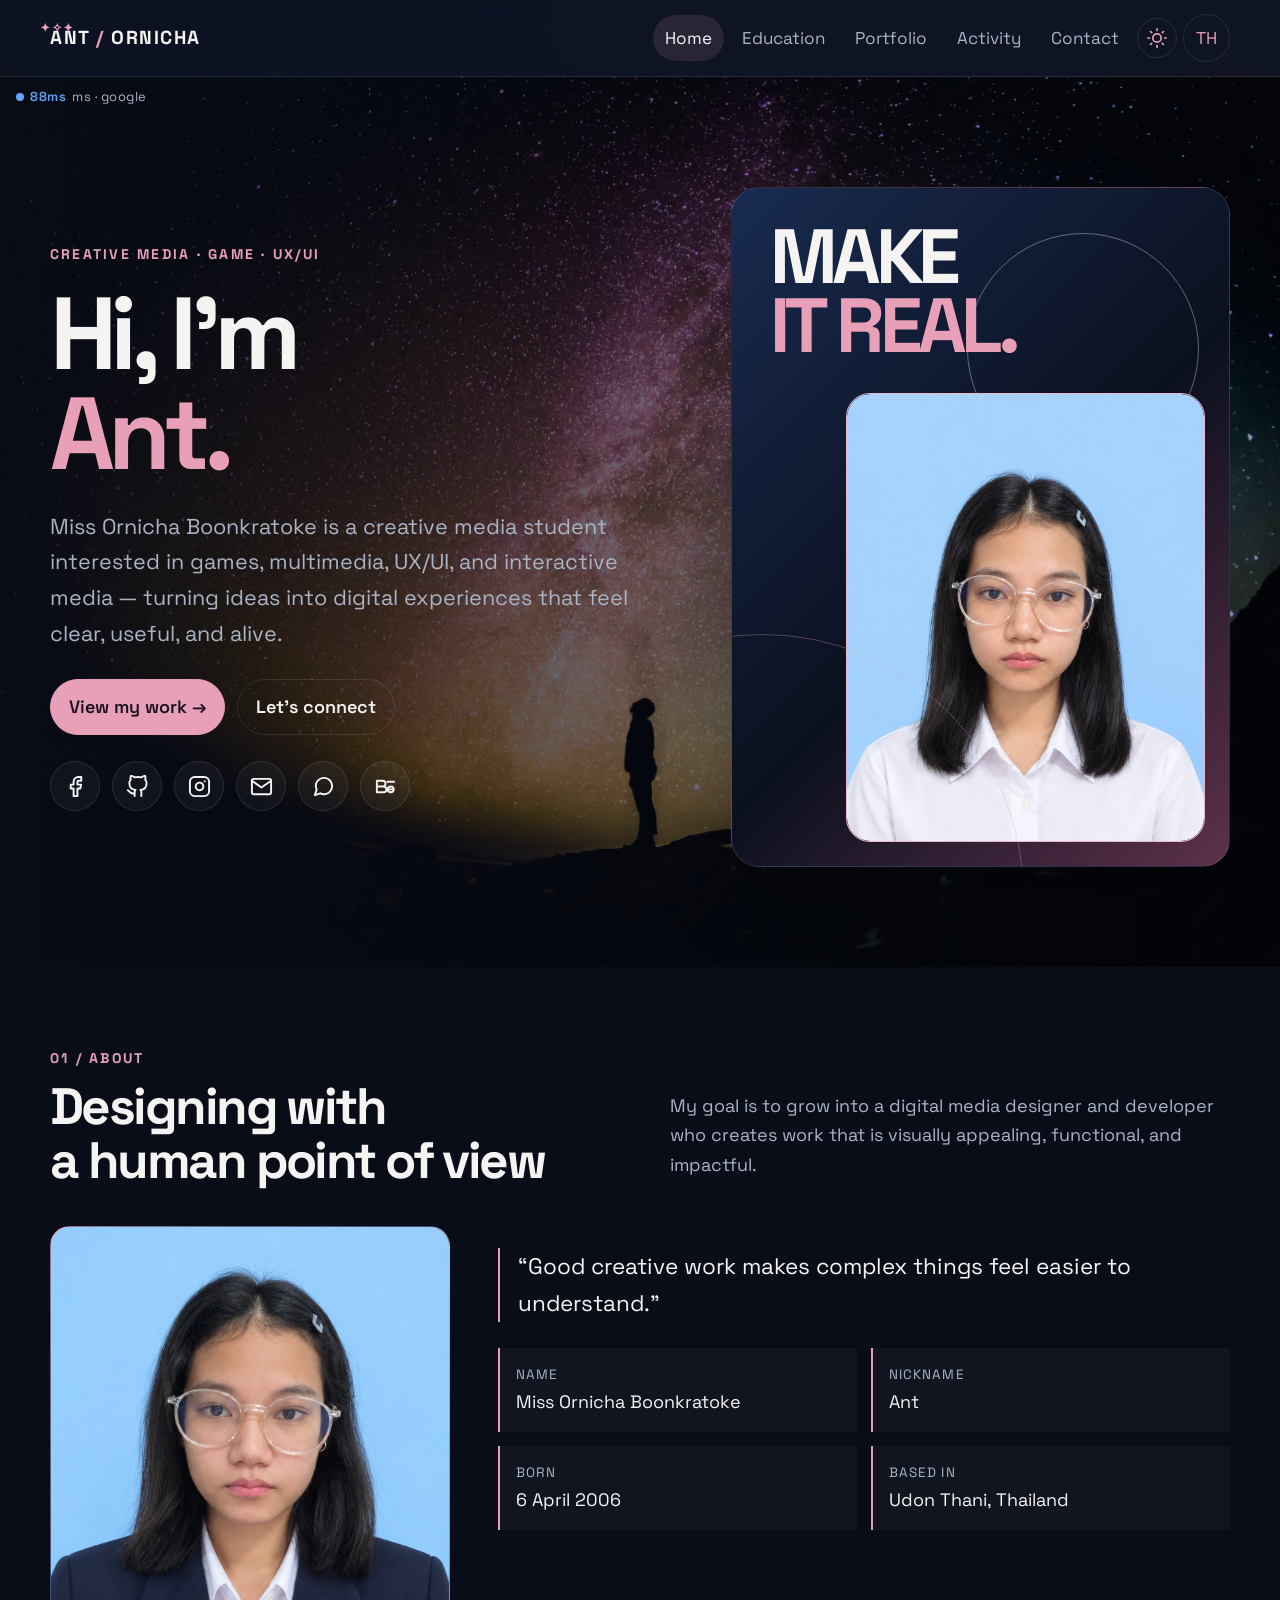
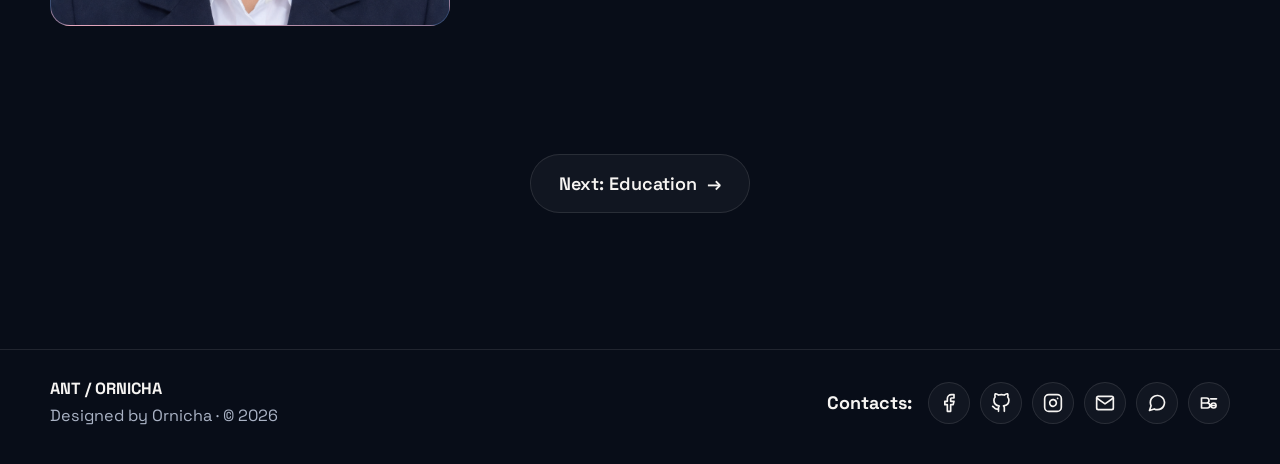
<file: en/index.html>
<!doctype html><html lang="en"><head><meta charset="utf-8"><meta name="viewport" content="width=device-width,initial-scale=1"><meta name="description" content="Portfolio of Ornicha Boonkratoke"><title>Home · Ornicha Boonkratoke</title><script>try{document.documentElement.dataset.theme=localStorage.getItem('theme')||'dark'}catch(e){document.documentElement.dataset.theme='dark'}</script><link rel="stylesheet" href="../assets/styles.css"></head><body class=""><!-- BACKGROUND PICTURE: put assets/bg.png (or bg.jpg) and it stays fixed behind EVERY page. No file = animated gradient background. --><header class="site-header"><div class="container nav-wrap"><a class="brand" href="index.html"><span class="brand-sparkles">✦✧✦</span>ANT <span>/</span> ORNICHA</a><button class="menu-btn" data-menu aria-expanded="false" aria-label="Menu">☰</button><nav class="nav" data-nav><a class="active" href="index.html">Home</a><a class="" href="education.html">Education</a><a class="" href="portfolio.html">Portfolio</a><a class="" href="activity.html">Activity</a><a class="" href="contact.html">Contact</a><button class="theme-btn" data-theme-toggle type="button" aria-label="Toggle light / dark mode" title="Light / Dark"><svg class="i-sun" viewBox="0 0 24 24" width="20" height="20" fill="none" stroke="currentColor" stroke-width="2" stroke-linecap="round" stroke-linejoin="round"><circle cx="12" cy="12" r="5"/><line x1="12" y1="1" x2="12" y2="3"/><line x1="12" y1="21" x2="12" y2="23"/><line x1="4.22" y1="4.22" x2="5.64" y2="5.64"/><line x1="18.36" y1="18.36" x2="19.78" y2="19.78"/><line x1="1" y1="12" x2="3" y2="12"/><line x1="21" y1="12" x2="23" y2="12"/><line x1="4.22" y1="19.78" x2="5.64" y2="18.36"/><line x1="18.36" y1="5.64" x2="19.78" y2="4.22"/></svg><svg class="i-moon" viewBox="0 0 24 24" width="20" height="20" fill="none" stroke="currentColor" stroke-width="2" stroke-linecap="round" stroke-linejoin="round"><path d="M21 12.79A9 9 0 1 1 11.21 3 7 7 0 0 0 21 12.79z"/></svg></button><a class="language" href="../th/index.html">TH</a></nav></div></header>
<!-- Ping widget (top-left, fixed) -->
<div id="ping-widget"><div id="ping-dot"></div><span id="ping-val">—</span><span id="ping-label">ms · google</span></div>
<main><!-- COVER PICTURE: big picture behind this first section = assets/cover.png (or cover.jpg) -->
<section class="hero" data-cover><div class="container hero-grid"><div class="reveal"><div class="eyebrow">Creative media · Game · UX/UI</div><h1>Hi, I’m<br><em>Ant.</em></h1><p class="lead">Miss Ornicha Boonkratoke is a creative media student interested in games, multimedia, UX/UI, and interactive media — turning ideas into digital experiences that feel clear, useful, and alive.</p><div class="actions"><a class="btn btn-primary" href="portfolio.html">View my work →</a><a class="btn" href="contact.html">Let’s connect</a></div><div class="social-row"><a class="icon-btn" data-social="facebook" href="https://facebook.com/ant_ornicha" target="_blank" rel="noreferrer" aria-label="Facebook" title="Facebook"><svg viewBox="0 0 24 24" width="22" height="22" fill="none" stroke="currentColor" stroke-width="2" stroke-linecap="round" stroke-linejoin="round" aria-hidden="true"><path d="M18 2h-3a5 5 0 0 0-5 5v3H7v4h3v8h4v-8h3l1-4h-4V7a1 1 0 0 1 1-1h3z"/></svg></a><a class="icon-btn" data-social="github" href="https://github.com/antornicha" target="_blank" rel="noreferrer" aria-label="GitHub" title="GitHub"><svg viewBox="0 0 24 24" width="22" height="22" fill="none" stroke="currentColor" stroke-width="2" stroke-linecap="round" stroke-linejoin="round" aria-hidden="true"><path d="M9 19c-5 1.5-5-2.5-7-3m14 6v-3.87a3.37 3.37 0 0 0-.94-2.61c3.14-.35 6.44-1.54 6.44-7A5.44 5.44 0 0 0 20 4.77 5.07 5.07 0 0 0 19.91 1S18.73.65 16 2.48a13.38 13.38 0 0 0-7 0C6.27.65 5.09 1 5.09 1A5.07 5.07 0 0 0 5 4.77a5.44 5.44 0 0 0-1.5 3.78c0 5.42 3.3 6.61 6.44 7A3.37 3.37 0 0 0 9 18.13V22"/></svg></a><a class="icon-btn" data-social="instagram" href="https://instagram.com/antornicha" target="_blank" rel="noreferrer" aria-label="Instagram" title="Instagram"><svg viewBox="0 0 24 24" width="22" height="22" fill="none" stroke="currentColor" stroke-width="2" stroke-linecap="round" stroke-linejoin="round" aria-hidden="true"><rect x="2" y="2" width="20" height="20" rx="5" ry="5"/><path d="M16 11.37A4 4 0 1 1 12.63 8 4 4 0 0 1 16 11.37z"/><line x1="17.5" y1="6.5" x2="17.51" y2="6.5"/></svg></a><a class="icon-btn" data-social="email" href="mailto:antornicha@gmail.com" target="_blank" rel="noreferrer" aria-label="Email" title="Email"><svg viewBox="0 0 24 24" width="22" height="22" fill="none" stroke="currentColor" stroke-width="2" stroke-linecap="round" stroke-linejoin="round" aria-hidden="true"><path d="M4 4h16c1.1 0 2 .9 2 2v12c0 1.1-.9 2-2 2H4c-1.1 0-2-.9-2-2V6c0-1.1.9-2 2-2z"/><polyline points="22,6 12,13 2,6"/></svg></a><a class="icon-btn" data-social="line" href="https://line.me/ti/p/~antaugust2" target="_blank" rel="noreferrer" aria-label="LINE" title="LINE"><svg viewBox="0 0 24 24" width="22" height="22" fill="none" stroke="currentColor" stroke-width="2" stroke-linecap="round" stroke-linejoin="round" aria-hidden="true"><path d="M21 11.5a8.38 8.38 0 0 1-.9 3.8 8.5 8.5 0 0 1-7.6 4.7 8.38 8.38 0 0 1-3.8-.9L3 21l1.9-5.7a8.38 8.38 0 0 1-.9-3.8 8.5 8.5 0 0 1 4.7-7.6 8.38 8.38 0 0 1 3.8-.9h.5a8.48 8.48 0 0 1 8 8v.5z"/></svg></a><a class="icon-btn" data-social="behance" href="https://behance.net/antornicha" target="_blank" rel="noreferrer" aria-label="Behance" title="Behance"><svg viewBox="0 0 24 24" width="22" height="22" fill="none" stroke="currentColor" stroke-width="2" stroke-linecap="round" stroke-linejoin="round" aria-hidden="true"><path d="M3 6h6a3 3 0 0 1 0 6H3zM3 12h7a3 3 0 0 1 0 6H3zM3 6v12M14 7h7M14.5 15a3 3 0 0 0 6 0 3 3 0 1 0-6 0 3 3 0 0 0 6 0zm0 0h6"/></svg></a></div></div><div class="hero-art reveal"><!-- PROFILE PICTURE (first page box): assets/profile.png (or profile.jpg) -->
<div class="profile-frame"><img data-profile src="../assets/profile.png" alt="Ornicha profile placeholder"></div><div class="cover-label">MAKE<br><span>IT REAL.</span></div></div></div></section><section class="section"><div class="container"><div class="section-head reveal"><div><div class="eyebrow">01 / About</div><h2>Designing with<br>a human point of view</h2></div><p class="section-intro">My goal is to grow into a digital media designer and developer who creates work that is visually appealing, functional, and impactful.</p></div><div class="profile-layout reveal"><!-- PROFILE PICTURE 2 (under "Designing with a human point of view"): assets/profile2.png (or profile2.jpg). Falls back to the main profile picture if missing. -->
<img class="portrait" data-img="assets/profile2" data-keep src="../assets/profile.png" alt="Profile image placeholder"><div><p class="quote">“Good creative work makes complex things feel easier to understand.”</p><div class="facts"><div class="fact"><small>Name</small>Miss Ornicha Boonkratoke</div><div class="fact"><small>Nickname</small>Ant</div><div class="fact"><small>Born</small>6 April 2006</div><div class="fact"><small>Based in</small>Udon Thani, Thailand</div></div></div></div></div></section>
<!-- Next-page button -->
<div class="next-page-btn reveal">
  <a href="education.html">Next: Education &nbsp;→</a>
</div>
</main><!-- CONTACTS (footer on every page): icon links are set in assets/content.js under "socials" -->
<footer class="site-footer"><div class="container footer-inner"><div><strong>ANT / ORNICHA</strong><br><span>Designed by Ornicha · © <span data-year>2026</span></span></div><div class="footer-social"><strong class="footer-label">Contacts:</strong><a class="icon-btn sm" data-social="facebook" href="https://facebook.com/ant_ornicha" target="_blank" rel="noreferrer" aria-label="Facebook" title="Facebook"><svg viewBox="0 0 24 24" width="20" height="20" fill="none" stroke="currentColor" stroke-width="2" stroke-linecap="round" stroke-linejoin="round" aria-hidden="true"><path d="M18 2h-3a5 5 0 0 0-5 5v3H7v4h3v8h4v-8h3l1-4h-4V7a1 1 0 0 1 1-1h3z"/></svg></a><a class="icon-btn sm" data-social="github" href="https://github.com/antornicha" target="_blank" rel="noreferrer" aria-label="GitHub" title="GitHub"><svg viewBox="0 0 24 24" width="20" height="20" fill="none" stroke="currentColor" stroke-width="2" stroke-linecap="round" stroke-linejoin="round" aria-hidden="true"><path d="M9 19c-5 1.5-5-2.5-7-3m14 6v-3.87a3.37 3.37 0 0 0-.94-2.61c3.14-.35 6.44-1.54 6.44-7A5.44 5.44 0 0 0 20 4.77 5.07 5.07 0 0 0 19.91 1S18.73.65 16 2.48a13.38 13.38 0 0 0-7 0C6.27.65 5.09 1 5.09 1A5.07 5.07 0 0 0 5 4.77a5.44 5.44 0 0 0-1.5 3.78c0 5.42 3.3 6.61 6.44 7A3.37 3.37 0 0 0 9 18.13V22"/></svg></a><a class="icon-btn sm" data-social="instagram" href="https://instagram.com/antornicha" target="_blank" rel="noreferrer" aria-label="Instagram" title="Instagram"><svg viewBox="0 0 24 24" width="20" height="20" fill="none" stroke="currentColor" stroke-width="2" stroke-linecap="round" stroke-linejoin="round" aria-hidden="true"><rect x="2" y="2" width="20" height="20" rx="5" ry="5"/><path d="M16 11.37A4 4 0 1 1 12.63 8 4 4 0 0 1 16 11.37z"/><line x1="17.5" y1="6.5" x2="17.51" y2="6.5"/></svg></a><a class="icon-btn sm" data-social="email" href="mailto:antornicha@gmail.com" target="_blank" rel="noreferrer" aria-label="Email" title="Email"><svg viewBox="0 0 24 24" width="20" height="20" fill="none" stroke="currentColor" stroke-width="2" stroke-linecap="round" stroke-linejoin="round" aria-hidden="true"><path d="M4 4h16c1.1 0 2 .9 2 2v12c0 1.1-.9 2-2 2H4c-1.1 0-2-.9-2-2V6c0-1.1.9-2 2-2z"/><polyline points="22,6 12,13 2,6"/></svg></a><a class="icon-btn sm" data-social="line" href="https://line.me/ti/p/~antaugust2" target="_blank" rel="noreferrer" aria-label="LINE" title="LINE"><svg viewBox="0 0 24 24" width="20" height="20" fill="none" stroke="currentColor" stroke-width="2" stroke-linecap="round" stroke-linejoin="round" aria-hidden="true"><path d="M21 11.5a8.38 8.38 0 0 1-.9 3.8 8.5 8.5 0 0 1-7.6 4.7 8.38 8.38 0 0 1-3.8-.9L3 21l1.9-5.7a8.38 8.38 0 0 1-.9-3.8 8.5 8.5 0 0 1 4.7-7.6 8.38 8.38 0 0 1 3.8-.9h.5a8.48 8.48 0 0 1 8 8v.5z"/></svg></a><a class="icon-btn sm" data-social="behance" href="https://behance.net/antornicha" target="_blank" rel="noreferrer" aria-label="Behance" title="Behance"><svg viewBox="0 0 24 24" width="20" height="20" fill="none" stroke="currentColor" stroke-width="2" stroke-linecap="round" stroke-linejoin="round" aria-hidden="true"><path d="M3 6h6a3 3 0 0 1 0 6H3zM3 12h7a3 3 0 0 1 0 6H3zM3 6v12M14 7h7M14.5 15a3 3 0 0 0 6 0 3 3 0 1 0-6 0 3 3 0 0 0 6 0zm0 0h6"/></svg></a></div></div></footer><script src="../assets/content.js"></script><script src="../assets/site.js"></script><script src="../assets/ping.js"></script></body></html>
</file>
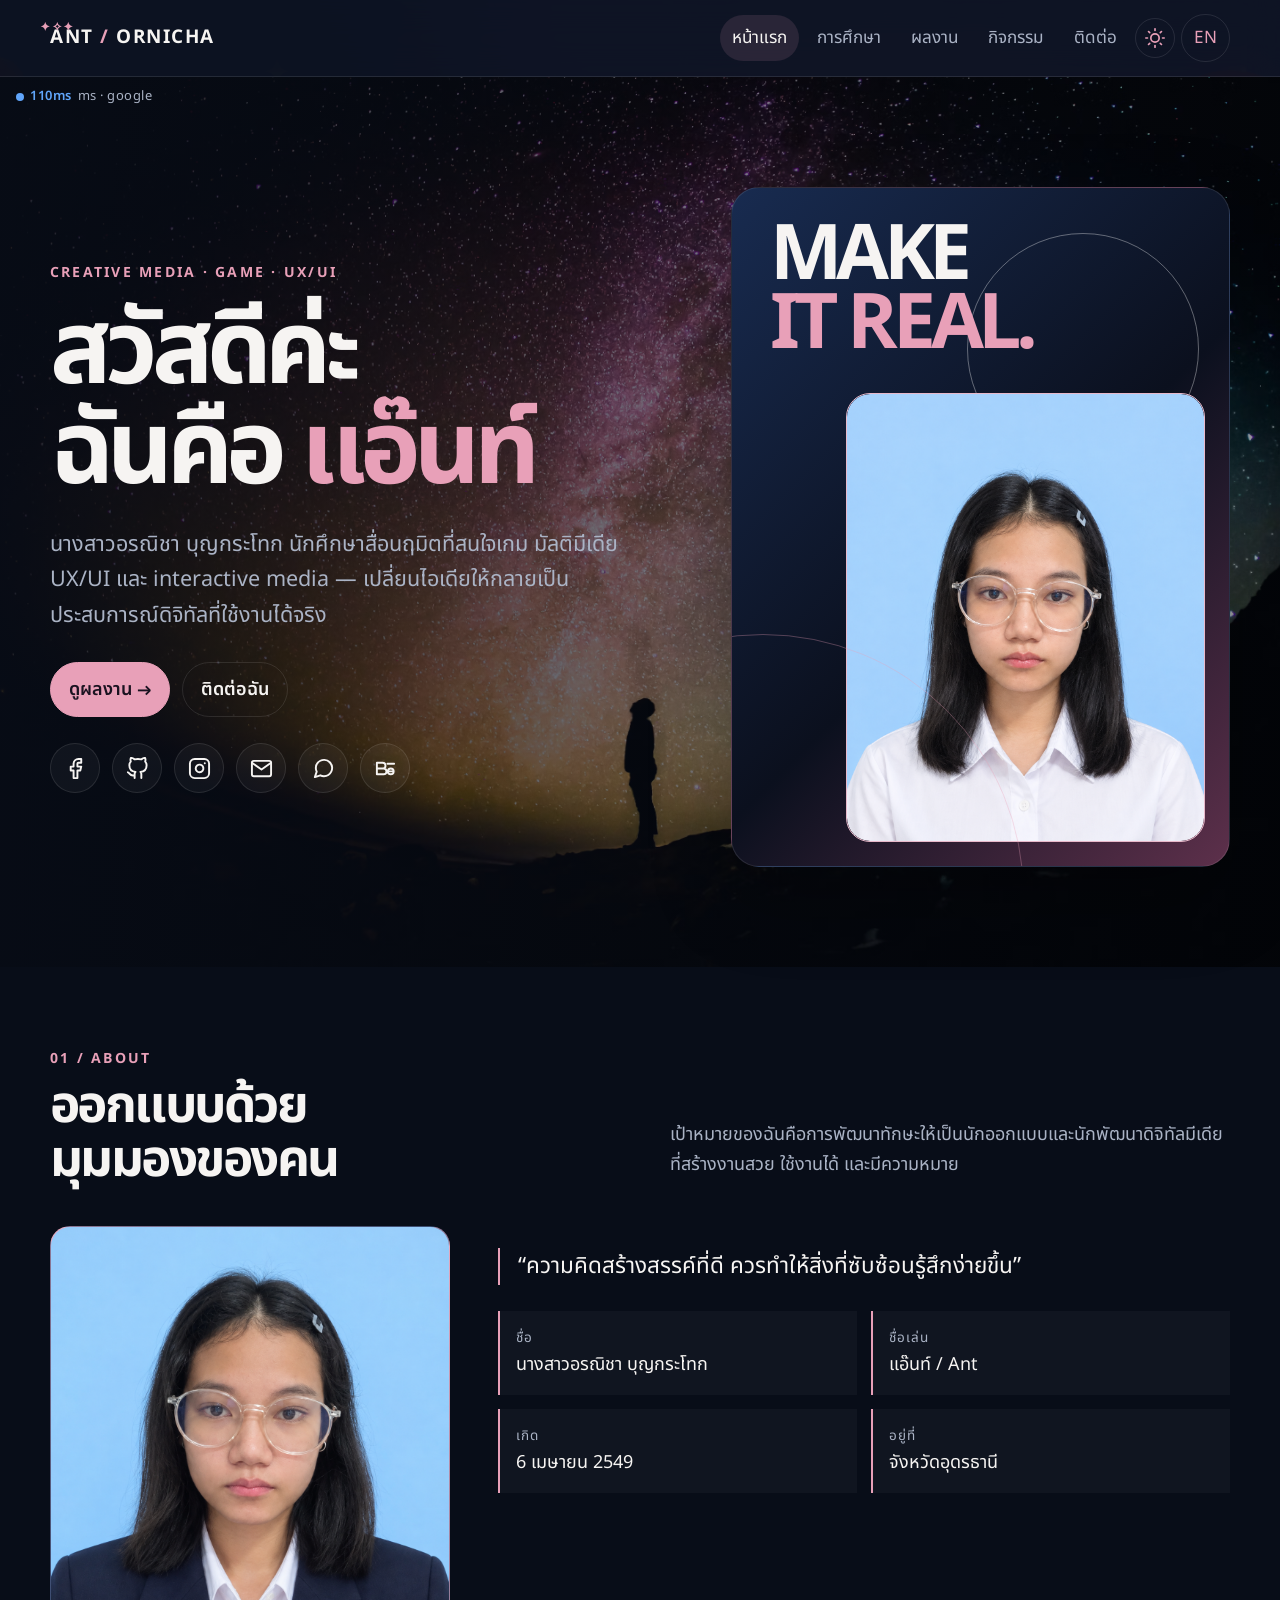
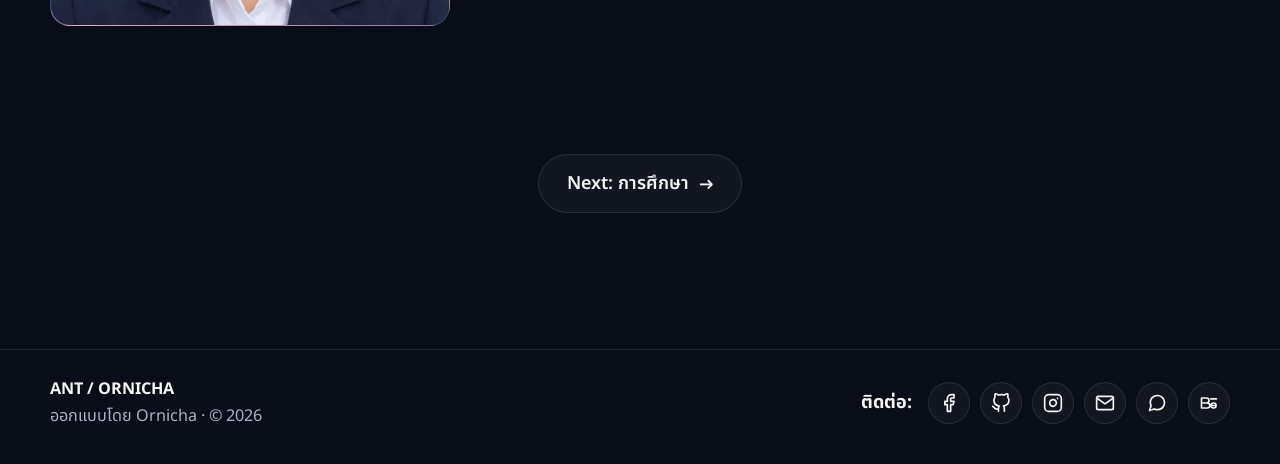
<file: th/index.html>
<!doctype html><html lang="th"><head><meta charset="utf-8"><meta name="viewport" content="width=device-width,initial-scale=1"><meta name="description" content="พอร์ตโฟลิโอของอรณิชา บุญกระโทก"><title>หน้าแรก · Ornicha Boonkratoke</title><script>try{document.documentElement.dataset.theme=localStorage.getItem('theme')||'dark'}catch(e){document.documentElement.dataset.theme='dark'}</script><link rel="stylesheet" href="../assets/styles.css"></head><body class="thai"><!-- BACKGROUND PICTURE: put assets/bg.png (or bg.jpg) and it stays fixed behind EVERY page. No file = animated gradient background. --><header class="site-header"><div class="container nav-wrap"><a class="brand" href="index.html"><span class="brand-sparkles">✦✧✦</span>ANT <span>/</span> ORNICHA</a><button class="menu-btn" data-menu aria-expanded="false" aria-label="Menu">☰</button><nav class="nav" data-nav><a class="active" href="index.html">หน้าแรก</a><a class="" href="education.html">การศึกษา</a><a class="" href="portfolio.html">ผลงาน</a><a class="" href="activity.html">กิจกรรม</a><a class="" href="contact.html">ติดต่อ</a><button class="theme-btn" data-theme-toggle type="button" aria-label="Toggle light / dark mode" title="Light / Dark"><svg class="i-sun" viewBox="0 0 24 24" width="20" height="20" fill="none" stroke="currentColor" stroke-width="2" stroke-linecap="round" stroke-linejoin="round"><circle cx="12" cy="12" r="5"/><line x1="12" y1="1" x2="12" y2="3"/><line x1="12" y1="21" x2="12" y2="23"/><line x1="4.22" y1="4.22" x2="5.64" y2="5.64"/><line x1="18.36" y1="18.36" x2="19.78" y2="19.78"/><line x1="1" y1="12" x2="3" y2="12"/><line x1="21" y1="12" x2="23" y2="12"/><line x1="4.22" y1="19.78" x2="5.64" y2="18.36"/><line x1="18.36" y1="5.64" x2="19.78" y2="4.22"/></svg><svg class="i-moon" viewBox="0 0 24 24" width="20" height="20" fill="none" stroke="currentColor" stroke-width="2" stroke-linecap="round" stroke-linejoin="round"><path d="M21 12.79A9 9 0 1 1 11.21 3 7 7 0 0 0 21 12.79z"/></svg></button><a class="language" href="../en/index.html">EN</a></nav></div></header>
<div id="ping-widget"><div id="ping-dot"></div><span id="ping-val">—</span><span id="ping-label">ms · google</span></div>
<main><!-- COVER PICTURE: big picture behind this first section = assets/cover.png (or cover.jpg) -->
<section class="hero" data-cover><div class="container hero-grid"><div class="reveal"><div class="eyebrow">Creative media · Game · UX/UI</div><h1>สวัสดีค่ะ<br>ฉันคือ <em>แอ๊นท์</em></h1><p class="lead">นางสาวอรณิชา บุญกระโทก นักศึกษาสื่อนฤมิตที่สนใจเกม มัลติมีเดีย UX/UI และ interactive media — เปลี่ยนไอเดียให้กลายเป็นประสบการณ์ดิจิทัลที่ใช้งานได้จริง</p><div class="actions"><a class="btn btn-primary" href="portfolio.html">ดูผลงาน →</a><a class="btn" href="contact.html">ติดต่อฉัน</a></div><div class="social-row"><a class="icon-btn" data-social="facebook" href="https://facebook.com/ant_ornicha" target="_blank" rel="noreferrer" aria-label="Facebook" title="Facebook"><svg viewBox="0 0 24 24" width="22" height="22" fill="none" stroke="currentColor" stroke-width="2" stroke-linecap="round" stroke-linejoin="round" aria-hidden="true"><path d="M18 2h-3a5 5 0 0 0-5 5v3H7v4h3v8h4v-8h3l1-4h-4V7a1 1 0 0 1 1-1h3z"/></svg></a><a class="icon-btn" data-social="github" href="https://github.com/antornicha" target="_blank" rel="noreferrer" aria-label="GitHub" title="GitHub"><svg viewBox="0 0 24 24" width="22" height="22" fill="none" stroke="currentColor" stroke-width="2" stroke-linecap="round" stroke-linejoin="round" aria-hidden="true"><path d="M9 19c-5 1.5-5-2.5-7-3m14 6v-3.87a3.37 3.37 0 0 0-.94-2.61c3.14-.35 6.44-1.54 6.44-7A5.44 5.44 0 0 0 20 4.77 5.07 5.07 0 0 0 19.91 1S18.73.65 16 2.48a13.38 13.38 0 0 0-7 0C6.27.65 5.09 1 5.09 1A5.07 5.07 0 0 0 5 4.77a5.44 5.44 0 0 0-1.5 3.78c0 5.42 3.3 6.61 6.44 7A3.37 3.37 0 0 0 9 18.13V22"/></svg></a><a class="icon-btn" data-social="instagram" href="https://instagram.com/antornicha" target="_blank" rel="noreferrer" aria-label="Instagram" title="Instagram"><svg viewBox="0 0 24 24" width="22" height="22" fill="none" stroke="currentColor" stroke-width="2" stroke-linecap="round" stroke-linejoin="round" aria-hidden="true"><rect x="2" y="2" width="20" height="20" rx="5" ry="5"/><path d="M16 11.37A4 4 0 1 1 12.63 8 4 4 0 0 1 16 11.37z"/><line x1="17.5" y1="6.5" x2="17.51" y2="6.5"/></svg></a><a class="icon-btn" data-social="email" href="mailto:antornicha@gmail.com" target="_blank" rel="noreferrer" aria-label="Email" title="Email"><svg viewBox="0 0 24 24" width="22" height="22" fill="none" stroke="currentColor" stroke-width="2" stroke-linecap="round" stroke-linejoin="round" aria-hidden="true"><path d="M4 4h16c1.1 0 2 .9 2 2v12c0 1.1-.9 2-2 2H4c-1.1 0-2-.9-2-2V6c0-1.1.9-2 2-2z"/><polyline points="22,6 12,13 2,6"/></svg></a><a class="icon-btn" data-social="line" href="https://line.me/ti/p/~antaugust2" target="_blank" rel="noreferrer" aria-label="LINE" title="LINE"><svg viewBox="0 0 24 24" width="22" height="22" fill="none" stroke="currentColor" stroke-width="2" stroke-linecap="round" stroke-linejoin="round" aria-hidden="true"><path d="M21 11.5a8.38 8.38 0 0 1-.9 3.8 8.5 8.5 0 0 1-7.6 4.7 8.38 8.38 0 0 1-3.8-.9L3 21l1.9-5.7a8.38 8.38 0 0 1-.9-3.8 8.5 8.5 0 0 1 4.7-7.6 8.38 8.38 0 0 1 3.8-.9h.5a8.48 8.48 0 0 1 8 8v.5z"/></svg></a><a class="icon-btn" data-social="behance" href="https://behance.net/antornicha" target="_blank" rel="noreferrer" aria-label="Behance" title="Behance"><svg viewBox="0 0 24 24" width="22" height="22" fill="none" stroke="currentColor" stroke-width="2" stroke-linecap="round" stroke-linejoin="round" aria-hidden="true"><path d="M3 6h6a3 3 0 0 1 0 6H3zM3 12h7a3 3 0 0 1 0 6H3zM3 6v12M14 7h7M14.5 15a3 3 0 0 0 6 0 3 3 0 1 0-6 0 3 3 0 0 0 6 0zm0 0h6"/></svg></a></div></div><div class="hero-art reveal"><!-- PROFILE PICTURE (first page box): assets/profile.png (or profile.jpg) -->
<div class="profile-frame"><img data-profile src="../assets/profile.png" alt="รูปโปรไฟล์ของอรณิชา"></div><div class="cover-label">MAKE<br><span>IT REAL.</span></div></div></div></section><section class="section"><div class="container"><div class="section-head reveal"><div><div class="eyebrow">01 / About</div><h2>ออกแบบด้วย<br>มุมมองของคน</h2></div><p class="section-intro">เป้าหมายของฉันคือการพัฒนาทักษะให้เป็นนักออกแบบและนักพัฒนาดิจิทัลมีเดียที่สร้างงานสวย ใช้งานได้ และมีความหมาย</p></div><div class="profile-layout reveal"><!-- PROFILE PICTURE 2 (under "Designing with a human point of view"): assets/profile2.png (or profile2.jpg). Falls back to the main profile picture if missing. -->
<img class="portrait" data-img="assets/profile2" data-keep src="../assets/profile.png" alt="พื้นที่ใส่รูปโปรไฟล์"><div><p class="quote">“ความคิดสร้างสรรค์ที่ดี ควรทำให้สิ่งที่ซับซ้อนรู้สึกง่ายขึ้น”</p><div class="facts"><div class="fact"><small>ชื่อ</small>นางสาวอรณิชา บุญกระโทก</div><div class="fact"><small>ชื่อเล่น</small>แอ๊นท์ / Ant</div><div class="fact"><small>เกิด</small>6 เมษายน 2549</div><div class="fact"><small>อยู่ที่</small>จังหวัดอุดรธานี</div></div></div></div></div></section>
<div class="next-page-btn reveal"><a href="education.html">Next: การศึกษา &nbsp;→</a></div>
</main><!-- CONTACTS (footer on every page): icon links are set in assets/content.js under "socials" -->
<footer class="site-footer"><div class="container footer-inner"><div><strong>ANT / ORNICHA</strong><br><span>ออกแบบโดย Ornicha · © <span data-year>2026</span></span></div><div class="footer-social"><strong class="footer-label">ติดต่อ:</strong><a class="icon-btn sm" data-social="facebook" href="https://facebook.com/ant_ornicha" target="_blank" rel="noreferrer" aria-label="Facebook" title="Facebook"><svg viewBox="0 0 24 24" width="20" height="20" fill="none" stroke="currentColor" stroke-width="2" stroke-linecap="round" stroke-linejoin="round" aria-hidden="true"><path d="M18 2h-3a5 5 0 0 0-5 5v3H7v4h3v8h4v-8h3l1-4h-4V7a1 1 0 0 1 1-1h3z"/></svg></a><a class="icon-btn sm" data-social="github" href="https://github.com/antornicha" target="_blank" rel="noreferrer" aria-label="GitHub" title="GitHub"><svg viewBox="0 0 24 24" width="20" height="20" fill="none" stroke="currentColor" stroke-width="2" stroke-linecap="round" stroke-linejoin="round" aria-hidden="true"><path d="M9 19c-5 1.5-5-2.5-7-3m14 6v-3.87a3.37 3.37 0 0 0-.94-2.61c3.14-.35 6.44-1.54 6.44-7A5.44 5.44 0 0 0 20 4.77 5.07 5.07 0 0 0 19.91 1S18.73.65 16 2.48a13.38 13.38 0 0 0-7 0C6.27.65 5.09 1 5.09 1A5.07 5.07 0 0 0 5 4.77a5.44 5.44 0 0 0-1.5 3.78c0 5.42 3.3 6.61 6.44 7A3.37 3.37 0 0 0 9 18.13V22"/></svg></a><a class="icon-btn sm" data-social="instagram" href="https://instagram.com/antornicha" target="_blank" rel="noreferrer" aria-label="Instagram" title="Instagram"><svg viewBox="0 0 24 24" width="20" height="20" fill="none" stroke="currentColor" stroke-width="2" stroke-linecap="round" stroke-linejoin="round" aria-hidden="true"><rect x="2" y="2" width="20" height="20" rx="5" ry="5"/><path d="M16 11.37A4 4 0 1 1 12.63 8 4 4 0 0 1 16 11.37z"/><line x1="17.5" y1="6.5" x2="17.51" y2="6.5"/></svg></a><a class="icon-btn sm" data-social="email" href="mailto:antornicha@gmail.com" target="_blank" rel="noreferrer" aria-label="Email" title="Email"><svg viewBox="0 0 24 24" width="20" height="20" fill="none" stroke="currentColor" stroke-width="2" stroke-linecap="round" stroke-linejoin="round" aria-hidden="true"><path d="M4 4h16c1.1 0 2 .9 2 2v12c0 1.1-.9 2-2 2H4c-1.1 0-2-.9-2-2V6c0-1.1.9-2 2-2z"/><polyline points="22,6 12,13 2,6"/></svg></a><a class="icon-btn sm" data-social="line" href="https://line.me/ti/p/~antaugust2" target="_blank" rel="noreferrer" aria-label="LINE" title="LINE"><svg viewBox="0 0 24 24" width="20" height="20" fill="none" stroke="currentColor" stroke-width="2" stroke-linecap="round" stroke-linejoin="round" aria-hidden="true"><path d="M21 11.5a8.38 8.38 0 0 1-.9 3.8 8.5 8.5 0 0 1-7.6 4.7 8.38 8.38 0 0 1-3.8-.9L3 21l1.9-5.7a8.38 8.38 0 0 1-.9-3.8 8.5 8.5 0 0 1 4.7-7.6 8.38 8.38 0 0 1 3.8-.9h.5a8.48 8.48 0 0 1 8 8v.5z"/></svg></a><a class="icon-btn sm" data-social="behance" href="https://behance.net/antornicha" target="_blank" rel="noreferrer" aria-label="Behance" title="Behance"><svg viewBox="0 0 24 24" width="20" height="20" fill="none" stroke="currentColor" stroke-width="2" stroke-linecap="round" stroke-linejoin="round" aria-hidden="true"><path d="M3 6h6a3 3 0 0 1 0 6H3zM3 12h7a3 3 0 0 1 0 6H3zM3 6v12M14 7h7M14.5 15a3 3 0 0 0 6 0 3 3 0 1 0-6 0 3 3 0 0 0 6 0zm0 0h6"/></svg></a></div></div></footer><script src="../assets/content.js"></script><script src="../assets/site.js"></script><script src="../assets/ping.js"></script></body></html>
</file>
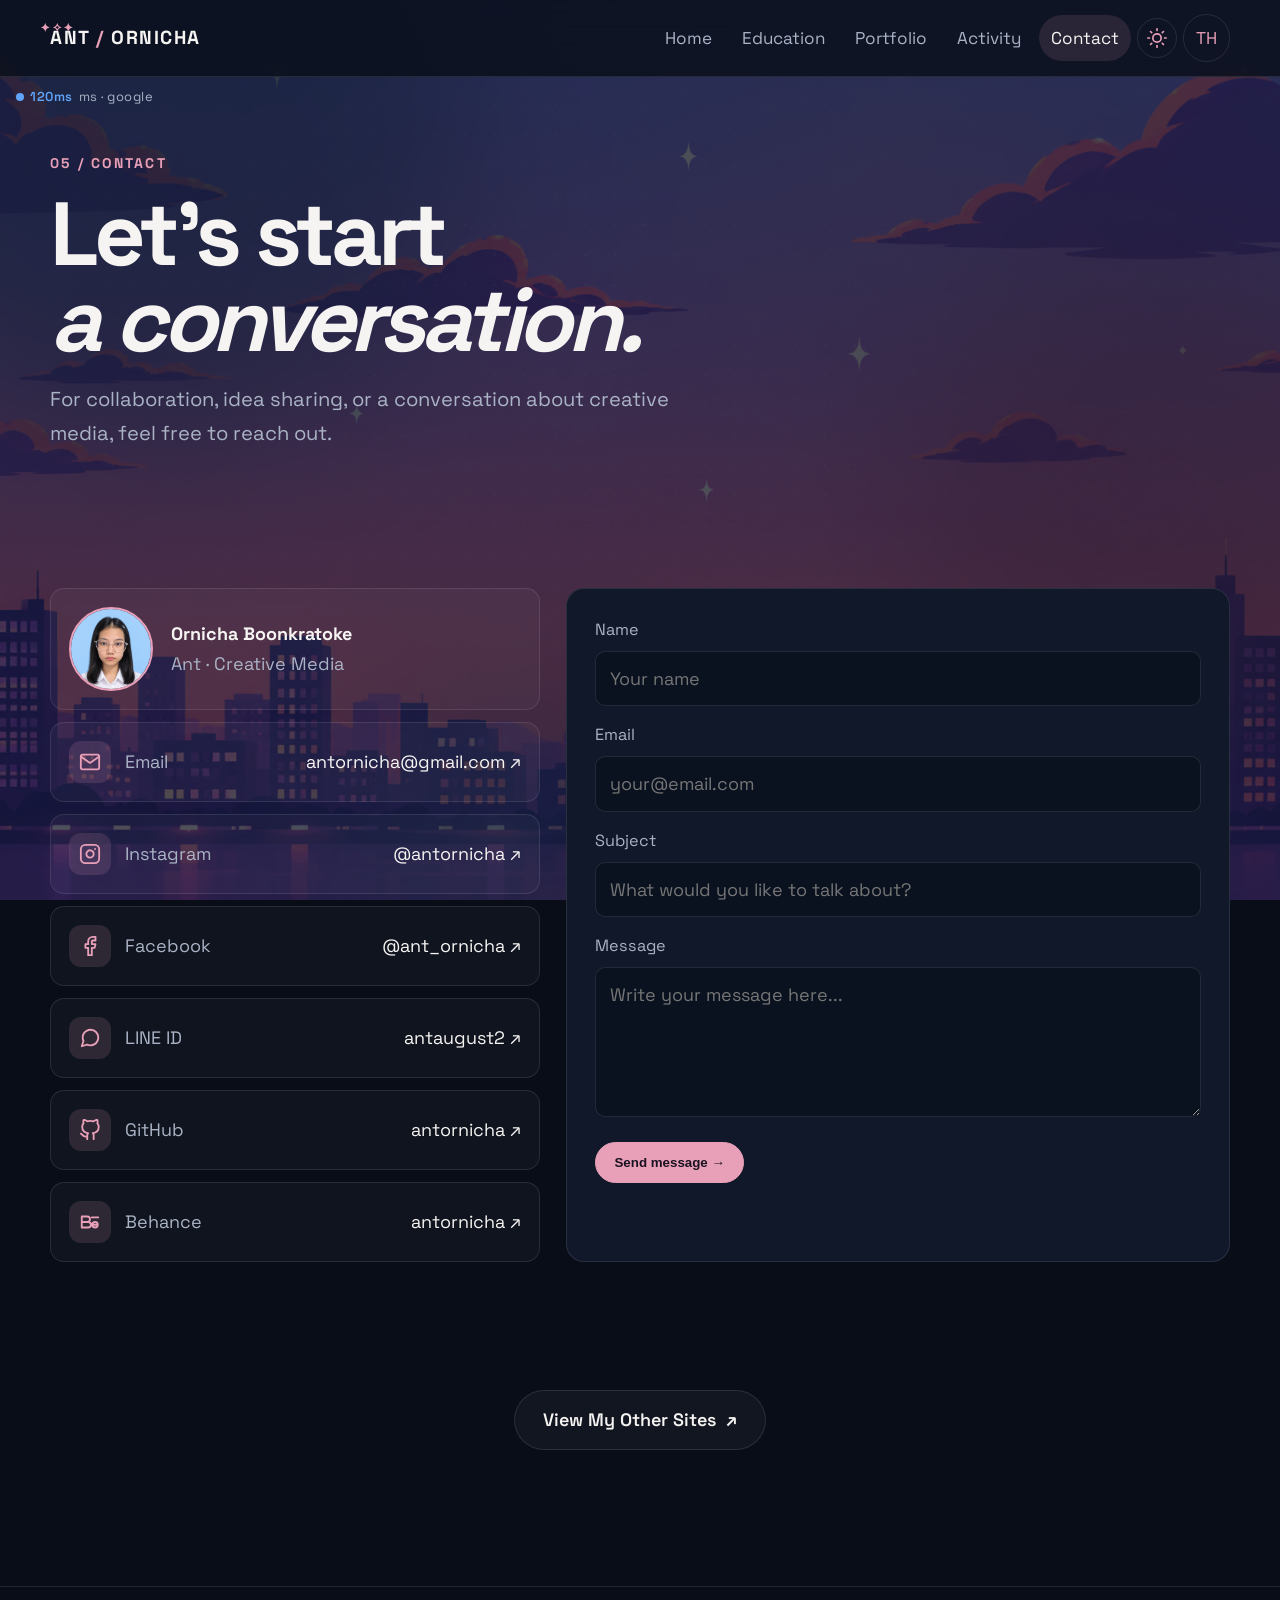
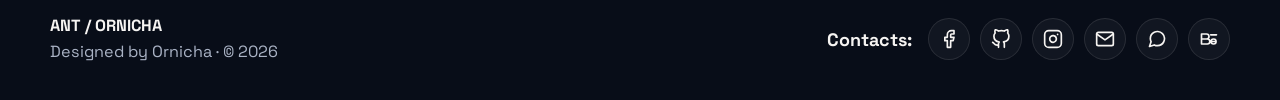
<file: en/contact.html>
<!doctype html><html lang="en"><head><meta charset="utf-8"><meta name="viewport" content="width=device-width,initial-scale=1"><meta name="description" content="Portfolio of Ornicha Boonkratoke"><title>Contact · Ornicha Boonkratoke</title><script>try{document.documentElement.dataset.theme=localStorage.getItem('theme')||'dark'}catch(e){document.documentElement.dataset.theme='dark'}</script><link rel="stylesheet" href="../assets/styles.css"></head><body class=""><!-- BACKGROUND PICTURE: put assets/bg.png (or bg.jpg) and it stays fixed behind EVERY page. No file = animated gradient background. --><header class="site-header"><div class="container nav-wrap"><a class="brand" href="index.html"><span class="brand-sparkles">✦✧✦</span>ANT <span>/</span> ORNICHA</a><button class="menu-btn" data-menu aria-expanded="false" aria-label="Menu">☰</button><nav class="nav" data-nav><a class="" href="index.html">Home</a><a class="" href="education.html">Education</a><a class="" href="portfolio.html">Portfolio</a><a class="" href="activity.html">Activity</a><a class="active" href="contact.html">Contact</a><button class="theme-btn" data-theme-toggle type="button" aria-label="Toggle light / dark mode" title="Light / Dark"><svg class="i-sun" viewBox="0 0 24 24" width="20" height="20" fill="none" stroke="currentColor" stroke-width="2" stroke-linecap="round" stroke-linejoin="round"><circle cx="12" cy="12" r="5"/><line x1="12" y1="1" x2="12" y2="3"/><line x1="12" y1="21" x2="12" y2="23"/><line x1="4.22" y1="4.22" x2="5.64" y2="5.64"/><line x1="18.36" y1="18.36" x2="19.78" y2="19.78"/><line x1="1" y1="12" x2="3" y2="12"/><line x1="21" y1="12" x2="23" y2="12"/><line x1="4.22" y1="19.78" x2="5.64" y2="18.36"/><line x1="18.36" y1="5.64" x2="19.78" y2="4.22"/></svg><svg class="i-moon" viewBox="0 0 24 24" width="20" height="20" fill="none" stroke="currentColor" stroke-width="2" stroke-linecap="round" stroke-linejoin="round"><path d="M21 12.79A9 9 0 1 1 11.21 3 7 7 0 0 0 21 12.79z"/></svg></button><a class="language" href="../th/index.html">TH</a></nav></div></header>
<!-- Ping widget (top-left, fixed) -->
<div id="ping-widget"><div id="ping-dot"></div><span id="ping-val">—</span><span id="ping-label">ms · google</span></div>
<main><section class="page-hero"><div class="container reveal"><div class="eyebrow">05 / Contact</div><h1>Let’s start<br><em>a conversation.</em></h1><p>For collaboration, idea sharing, or a conversation about creative media, feel free to reach out.</p></div></section><section class="section"><div class="container contact-grid"><div class="contact-list reveal"><!-- PROFILE PICTURE (contact card): assets/profile.png (or profile.jpg) -->
<div class="contact-profile"><img data-profile src="../assets/profile.png" alt="Ornicha"><div><strong>Ornicha Boonkratoke</strong><br><span class="muted">Ant · Creative Media</span></div></div><a class="contact-link" data-social="email" href="mailto:antornicha@gmail.com"><span class="ci"><svg viewBox="0 0 24 24" width="22" height="22" fill="none" stroke="currentColor" stroke-width="2" stroke-linecap="round" stroke-linejoin="round" aria-hidden="true"><path d="M4 4h16c1.1 0 2 .9 2 2v12c0 1.1-.9 2-2 2H4c-1.1 0-2-.9-2-2V6c0-1.1.9-2 2-2z"/><polyline points="22,6 12,13 2,6"/></svg></span><span class="lbl">Email</span>antornicha@gmail.com ↗</a><a class="contact-link" data-social="instagram" href="https://instagram.com/antornicha" target="_blank" rel="noreferrer"><span class="ci"><svg viewBox="0 0 24 24" width="22" height="22" fill="none" stroke="currentColor" stroke-width="2" stroke-linecap="round" stroke-linejoin="round" aria-hidden="true"><rect x="2" y="2" width="20" height="20" rx="5" ry="5"/><path d="M16 11.37A4 4 0 1 1 12.63 8 4 4 0 0 1 16 11.37z"/><line x1="17.5" y1="6.5" x2="17.51" y2="6.5"/></svg></span><span class="lbl">Instagram</span>@antornicha ↗</a><a class="contact-link" data-social="facebook" href="https://facebook.com/ant_ornicha" target="_blank" rel="noreferrer"><span class="ci"><svg viewBox="0 0 24 24" width="22" height="22" fill="none" stroke="currentColor" stroke-width="2" stroke-linecap="round" stroke-linejoin="round" aria-hidden="true"><path d="M18 2h-3a5 5 0 0 0-5 5v3H7v4h3v8h4v-8h3l1-4h-4V7a1 1 0 0 1 1-1h3z"/></svg></span><span class="lbl">Facebook</span>@ant_ornicha ↗</a><a class="contact-link" data-social="line" href="https://line.me/ti/p/~antaugust2" target="_blank" rel="noreferrer"><span class="ci"><svg viewBox="0 0 24 24" width="22" height="22" fill="none" stroke="currentColor" stroke-width="2" stroke-linecap="round" stroke-linejoin="round" aria-hidden="true"><path d="M21 11.5a8.38 8.38 0 0 1-.9 3.8 8.5 8.5 0 0 1-7.6 4.7 8.38 8.38 0 0 1-3.8-.9L3 21l1.9-5.7a8.38 8.38 0 0 1-.9-3.8 8.5 8.5 0 0 1 4.7-7.6 8.38 8.38 0 0 1 3.8-.9h.5a8.48 8.48 0 0 1 8 8v.5z"/></svg></span><span class="lbl">LINE ID</span>antaugust2 ↗</a><a class="contact-link" data-social="github" href="https://github.com/antornicha" target="_blank" rel="noreferrer"><span class="ci"><svg viewBox="0 0 24 24" width="22" height="22" fill="none" stroke="currentColor" stroke-width="2" stroke-linecap="round" stroke-linejoin="round" aria-hidden="true"><path d="M9 19c-5 1.5-5-2.5-7-3m14 6v-3.87a3.37 3.37 0 0 0-.94-2.61c3.14-.35 6.44-1.54 6.44-7A5.44 5.44 0 0 0 20 4.77 5.07 5.07 0 0 0 19.91 1S18.73.65 16 2.48a13.38 13.38 0 0 0-7 0C6.27.65 5.09 1 5.09 1A5.07 5.07 0 0 0 5 4.77a5.44 5.44 0 0 0-1.5 3.78c0 5.42 3.3 6.61 6.44 7A3.37 3.37 0 0 0 9 18.13V22"/></svg></span><span class="lbl">GitHub</span>antornicha ↗</a><a class="contact-link" data-social="behance" href="https://behance.net/antornicha" target="_blank" rel="noreferrer"><span class="ci"><svg viewBox="0 0 24 24" width="22" height="22" fill="none" stroke="currentColor" stroke-width="2" stroke-linecap="round" stroke-linejoin="round" aria-hidden="true"><path d="M3 6h6a3 3 0 0 1 0 6H3zM3 12h7a3 3 0 0 1 0 6H3zM3 6v12M14 7h7M14.5 15a3 3 0 0 0 6 0 3 3 0 1 0-6 0 3 3 0 0 0 6 0zm0 0h6"/></svg></span><span class="lbl">Behance</span>antornicha ↗</a></div><div class="form-card reveal"><form action="https://api.web3forms.com/submit" method="POST" id="contactForm"><input type="hidden" name="access_key" value="f3c85d4e-4c70-42b7-a260-133ac940119f"><div class="form-group"><label class="form-label" for="formName">Name</label><input class="form-input" type="text" name="name" id="formName" placeholder="Your name" required></div><div class="form-group"><label class="form-label" for="formEmail">Email</label><input class="form-input" type="email" name="email" id="formEmail" placeholder="your@email.com" required></div><div class="form-group"><label class="form-label" for="formSubject">Subject</label><input class="form-input" type="text" name="subject" id="formSubject" placeholder="What would you like to talk about?"></div><div class="form-group"><label class="form-label" for="formMessage">Message</label><textarea class="form-textarea" name="message" id="formMessage" placeholder="Write your message here..." required></textarea></div><button class="btn btn-primary" type="submit">Send message →</button></form></div></div></section>
<!-- View My Other Sites button -->
<div class="next-page-btn reveal">
  <a href="https://antornicha.page.gd/?i=1" target="_blank" rel="noreferrer">View My Other Sites &nbsp;↗</a>
</div>
</main><!-- CONTACTS (footer on every page): icon links are set in assets/content.js under "socials" -->
<footer class="site-footer"><div class="container footer-inner"><div><strong>ANT / ORNICHA</strong><br><span>Designed by Ornicha · © <span data-year>2026</span></span></div><div class="footer-social"><strong class="footer-label">Contacts:</strong><a class="icon-btn sm" data-social="facebook" href="https://facebook.com/ant_ornicha" target="_blank" rel="noreferrer" aria-label="Facebook" title="Facebook"><svg viewBox="0 0 24 24" width="20" height="20" fill="none" stroke="currentColor" stroke-width="2" stroke-linecap="round" stroke-linejoin="round" aria-hidden="true"><path d="M18 2h-3a5 5 0 0 0-5 5v3H7v4h3v8h4v-8h3l1-4h-4V7a1 1 0 0 1 1-1h3z"/></svg></a><a class="icon-btn sm" data-social="github" href="https://github.com/antornicha" target="_blank" rel="noreferrer" aria-label="GitHub" title="GitHub"><svg viewBox="0 0 24 24" width="20" height="20" fill="none" stroke="currentColor" stroke-width="2" stroke-linecap="round" stroke-linejoin="round" aria-hidden="true"><path d="M9 19c-5 1.5-5-2.5-7-3m14 6v-3.87a3.37 3.37 0 0 0-.94-2.61c3.14-.35 6.44-1.54 6.44-7A5.44 5.44 0 0 0 20 4.77 5.07 5.07 0 0 0 19.91 1S18.73.65 16 2.48a13.38 13.38 0 0 0-7 0C6.27.65 5.09 1 5.09 1A5.07 5.07 0 0 0 5 4.77a5.44 5.44 0 0 0-1.5 3.78c0 5.42 3.3 6.61 6.44 7A3.37 3.37 0 0 0 9 18.13V22"/></svg></a><a class="icon-btn sm" data-social="instagram" href="https://instagram.com/antornicha" target="_blank" rel="noreferrer" aria-label="Instagram" title="Instagram"><svg viewBox="0 0 24 24" width="20" height="20" fill="none" stroke="currentColor" stroke-width="2" stroke-linecap="round" stroke-linejoin="round" aria-hidden="true"><rect x="2" y="2" width="20" height="20" rx="5" ry="5"/><path d="M16 11.37A4 4 0 1 1 12.63 8 4 4 0 0 1 16 11.37z"/><line x1="17.5" y1="6.5" x2="17.51" y2="6.5"/></svg></a><a class="icon-btn sm" data-social="email" href="mailto:antornicha@gmail.com" target="_blank" rel="noreferrer" aria-label="Email" title="Email"><svg viewBox="0 0 24 24" width="20" height="20" fill="none" stroke="currentColor" stroke-width="2" stroke-linecap="round" stroke-linejoin="round" aria-hidden="true"><path d="M4 4h16c1.1 0 2 .9 2 2v12c0 1.1-.9 2-2 2H4c-1.1 0-2-.9-2-2V6c0-1.1.9-2 2-2z"/><polyline points="22,6 12,13 2,6"/></svg></a><a class="icon-btn sm" data-social="line" href="https://line.me/ti/p/~antaugust2" target="_blank" rel="noreferrer" aria-label="LINE" title="LINE"><svg viewBox="0 0 24 24" width="20" height="20" fill="none" stroke="currentColor" stroke-width="2" stroke-linecap="round" stroke-linejoin="round" aria-hidden="true"><path d="M21 11.5a8.38 8.38 0 0 1-.9 3.8 8.5 8.5 0 0 1-7.6 4.7 8.38 8.38 0 0 1-3.8-.9L3 21l1.9-5.7a8.38 8.38 0 0 1-.9-3.8 8.5 8.5 0 0 1 4.7-7.6 8.38 8.38 0 0 1 3.8-.9h.5a8.48 8.48 0 0 1 8 8v.5z"/></svg></a><a class="icon-btn sm" data-social="behance" href="https://behance.net/antornicha" target="_blank" rel="noreferrer" aria-label="Behance" title="Behance"><svg viewBox="0 0 24 24" width="20" height="20" fill="none" stroke="currentColor" stroke-width="2" stroke-linecap="round" stroke-linejoin="round" aria-hidden="true"><path d="M3 6h6a3 3 0 0 1 0 6H3zM3 12h7a3 3 0 0 1 0 6H3zM3 6v12M14 7h7M14.5 15a3 3 0 0 0 6 0 3 3 0 1 0-6 0 3 3 0 0 0 6 0zm0 0h6"/></svg></a></div></div></footer><script src="../assets/content.js"></script><script src="../assets/site.js"></script><script src="../assets/ping.js"></script></body></html>
</file>
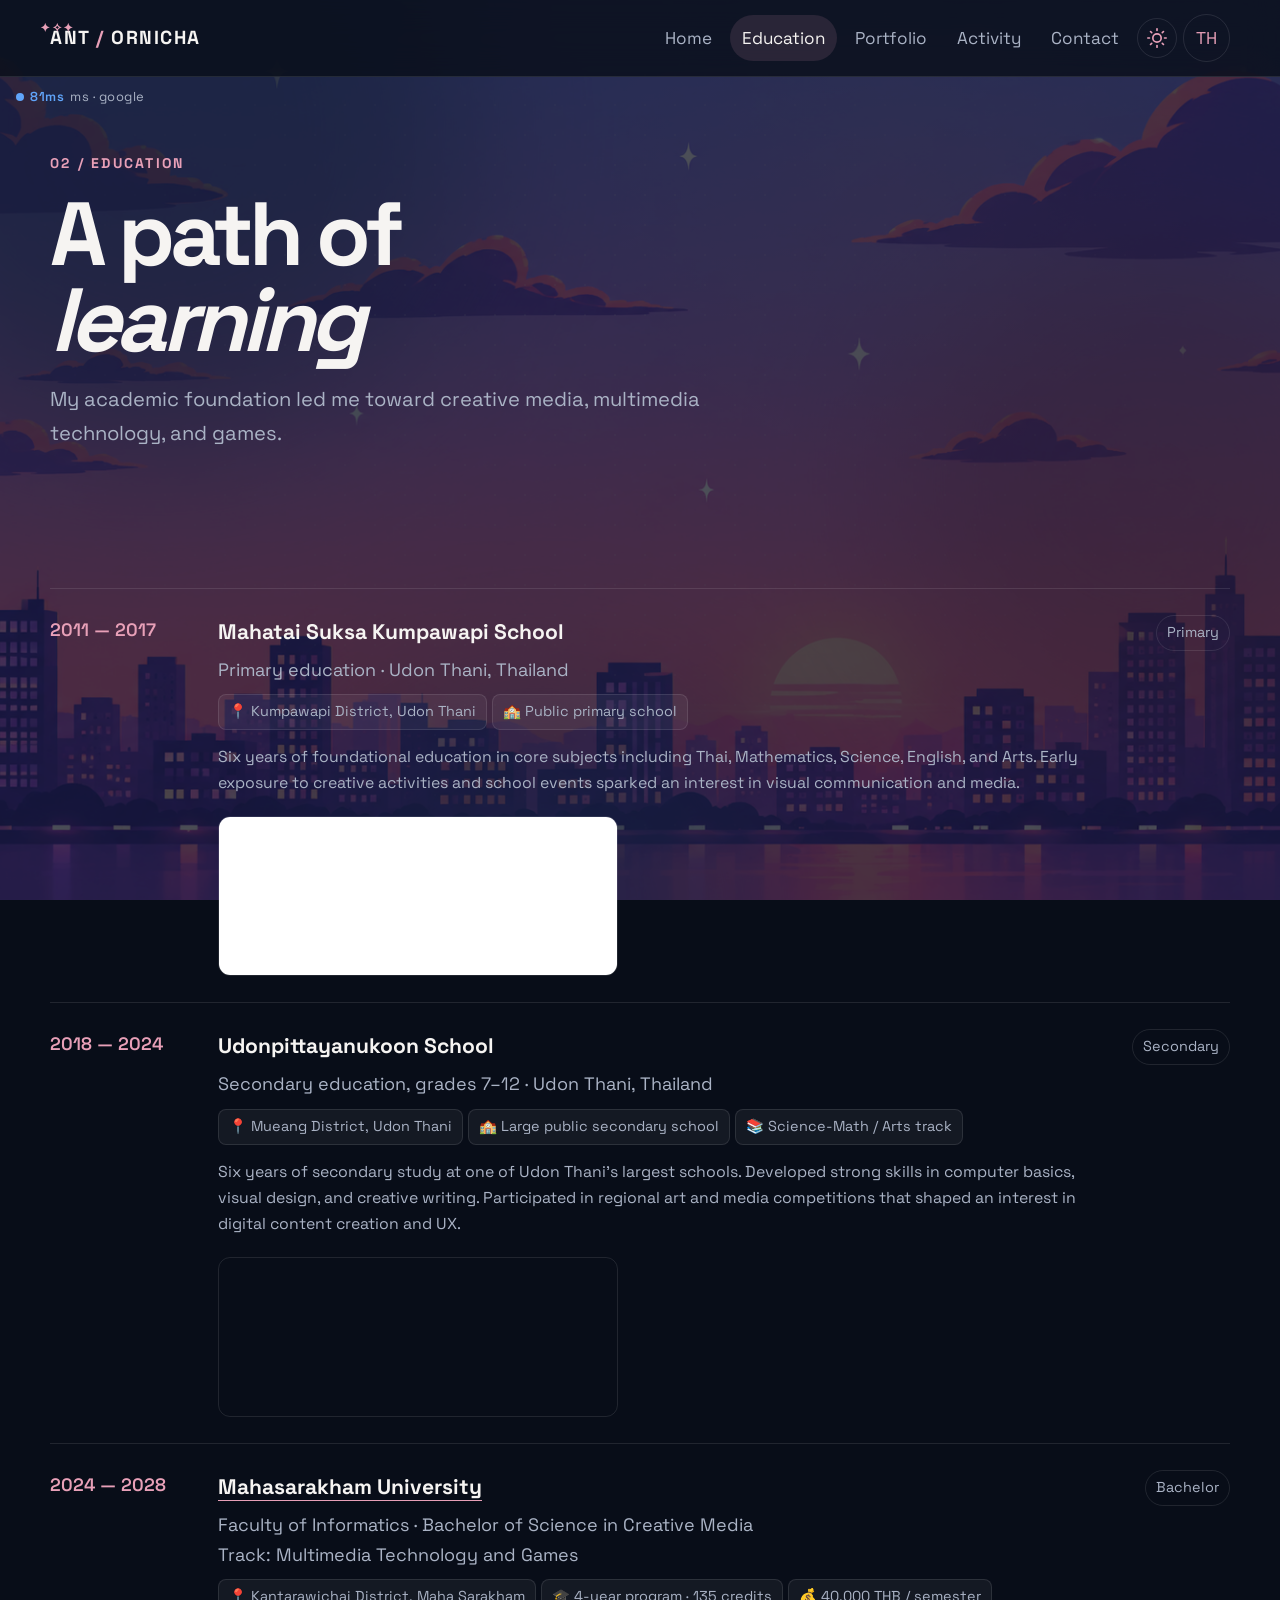
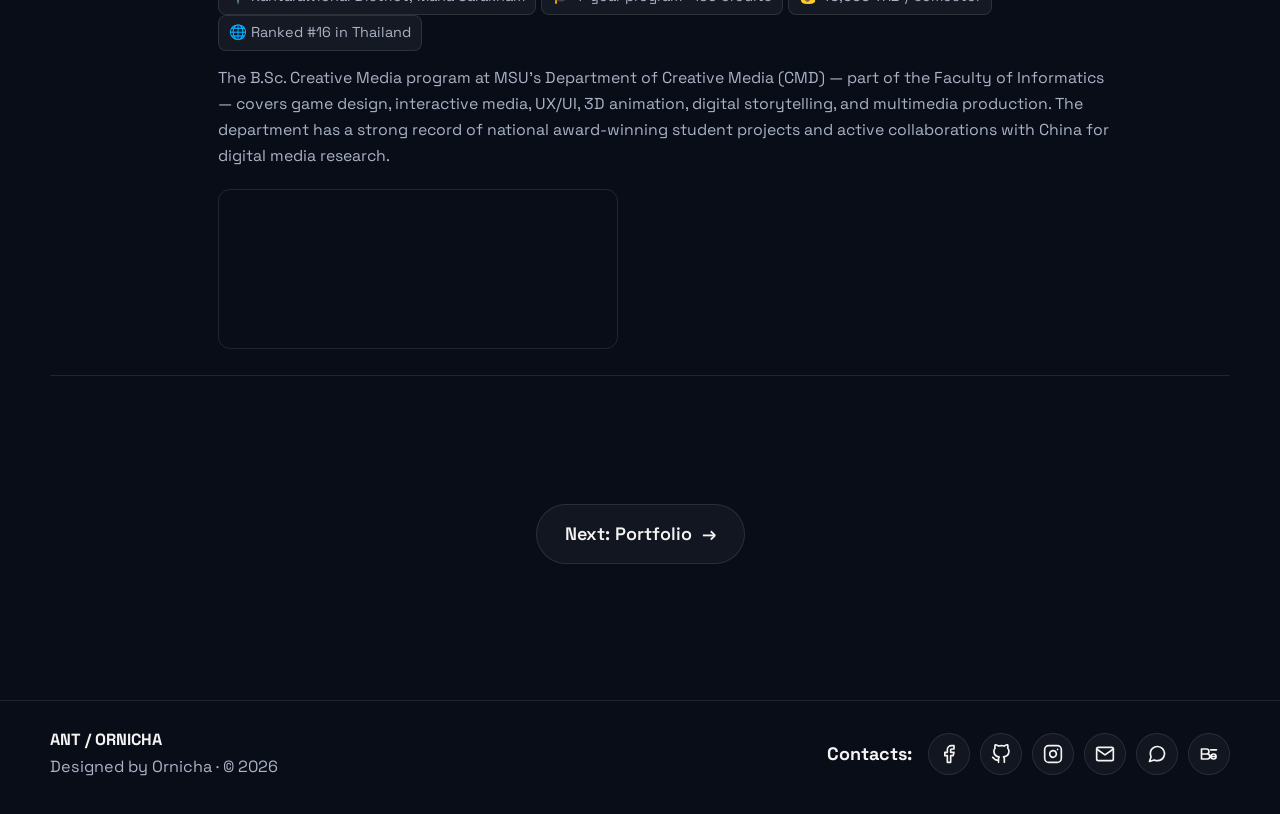
<file: en/education.html>
<!doctype html><html lang="en"><head><meta charset="utf-8"><meta name="viewport" content="width=device-width,initial-scale=1"><meta name="description" content="Portfolio of Ornicha Boonkratoke"><title>Education · Ornicha Boonkratoke</title><script>try{document.documentElement.dataset.theme=localStorage.getItem('theme')||'dark'}catch(e){document.documentElement.dataset.theme='dark'}</script><link rel="stylesheet" href="../assets/styles.css"></head><body class=""><!-- BACKGROUND PICTURE --><header class="site-header"><div class="container nav-wrap"><a class="brand" href="index.html"><span class="brand-sparkles">✦✧✦</span>ANT <span>/</span> ORNICHA</a><button class="menu-btn" data-menu aria-expanded="false" aria-label="Menu">☰</button><nav class="nav" data-nav><a class="" href="index.html">Home</a><a class="active" href="education.html">Education</a><a class="" href="portfolio.html">Portfolio</a><a class="" href="activity.html">Activity</a><a class="" href="contact.html">Contact</a><button class="theme-btn" data-theme-toggle type="button" aria-label="Toggle light / dark mode" title="Light / Dark"><svg class="i-sun" viewBox="0 0 24 24" width="20" height="20" fill="none" stroke="currentColor" stroke-width="2" stroke-linecap="round" stroke-linejoin="round"><circle cx="12" cy="12" r="5"/><line x1="12" y1="1" x2="12" y2="3"/><line x1="12" y1="21" x2="12" y2="23"/><line x1="4.22" y1="4.22" x2="5.64" y2="5.64"/><line x1="18.36" y1="18.36" x2="19.78" y2="19.78"/><line x1="1" y1="12" x2="3" y2="12"/><line x1="21" y1="12" x2="23" y2="12"/><line x1="4.22" y1="19.78" x2="5.64" y2="18.36"/><line x1="18.36" y1="5.64" x2="19.78" y2="4.22"/></svg><svg class="i-moon" viewBox="0 0 24 24" width="20" height="20" fill="none" stroke="currentColor" stroke-width="2" stroke-linecap="round" stroke-linejoin="round"><path d="M21 12.79A9 9 0 1 1 11.21 3 7 7 0 0 0 21 12.79z"/></svg></button><a class="language" href="../th/education.html">TH</a></nav></div></header>

<!-- Ping widget (top-left, fixed) -->
<div id="ping-widget"><div id="ping-dot"></div><span id="ping-val">—</span><span id="ping-label">ms · google</span></div>

<main><section class="page-hero"><div class="container reveal"><div class="eyebrow">02 / Education</div><h1>A path of<br><em>learning</em></h1><p>My academic foundation led me toward creative media, multimedia technology, and games.</p></div></section><section class="section"><div class="container"><div class="timeline reveal">

  <!-- Primary School -->
  <div class="timeline-item">
    <time>2011 — 2017</time>
    <div>
      <h3>Mahatai Suksa Kumpawapi School</h3>
      <p>Primary education · Udon Thani, Thailand</p>
      <div class="edu-detail">
        <div>
          <span class="edu-badge">📍 Kumpawapi District, Udon Thani</span>
          <span class="edu-badge">🏫 Public primary school</span>
        </div>
        <p style="color:var(--muted);font-size:.88rem;margin:6px 0 0">Six years of foundational education in core subjects including Thai, Mathematics, Science, English, and Arts. Early exposure to creative activities and school events sparked an interest in visual communication and media.</p>
        <div class="edu-map">
          <iframe title="Mahatai Suksa Kumpawapi School map" loading="lazy"
            src="https://maps.google.com/maps?q=Mahatai+Suksa+Kumpawapi+School,+Udon+Thani,+Thailand&output=embed&z=13"></iframe>
        </div>
      </div>
    </div>
    <span class="tag">Primary</span>
  </div>

  <!-- Secondary School -->
  <div class="timeline-item">
    <time>2018 — 2024</time>
    <div>
      <h3>Udonpittayanukoon School</h3>
      <p>Secondary education, grades 7–12 · Udon Thani, Thailand</p>
      <div class="edu-detail">
        <div>
          <span class="edu-badge">📍 Mueang District, Udon Thani</span>
          <span class="edu-badge">🏫 Large public secondary school</span>
          <span class="edu-badge">📚 Science-Math / Arts track</span>
        </div>
        <p style="color:var(--muted);font-size:.88rem;margin:6px 0 0">Six years of secondary study at one of Udon Thani's largest schools. Developed strong skills in computer basics, visual design, and creative writing. Participated in regional art and media competitions that shaped an interest in digital content creation and UX.</p>
        <div class="edu-map">
          <iframe title="Udonpittayanukoon School map" loading="lazy"
            src="https://maps.google.com/maps?q=Udonpittayanukoon+School,+Udon+Thani,+Thailand&output=embed&z=13"></iframe>
        </div>
      </div>
    </div>
    <span class="tag">Secondary</span>
  </div>

  <!-- University -->
  <div class="timeline-item">
    <time>2024 — 2028</time>
    <div>
      <h3><a href="https://cmd.it.msu.ac.th/?lang=en" target="_blank" rel="noreferrer">Mahasarakham University</a></h3>
      <p>Faculty of Informatics · Bachelor of Science in Creative Media<br>Track: Multimedia Technology and Games</p>
      <div class="edu-detail">
        <div>
          <span class="edu-badge">📍 Kantarawichai District, Maha Sarakham</span>
          <span class="edu-badge">🎓 4-year program · 135 credits</span>
          <span class="edu-badge">💰 40,000 THB / semester</span>
          <span class="edu-badge">🌐 Ranked #16 in Thailand</span>
        </div>
        <p style="color:var(--muted);font-size:.88rem;margin:6px 0 0">The B.Sc. Creative Media program at MSU's Department of Creative Media (CMD) — part of the Faculty of Informatics — covers game design, interactive media, UX/UI, 3D animation, digital storytelling, and multimedia production. The department has a strong record of national award-winning student projects and active collaborations with China for digital media research.</p>
        <div class="edu-map">
          <iframe title="Mahasarakham University map" loading="lazy"
            src="https://maps.google.com/maps?q=Mahasarakham+University,+Kantarawichai,+Thailand&output=embed&z=13"></iframe>
        </div>
      </div>
    </div>
    <span class="tag">Bachelor</span>
  </div>

</div></div></section></main>

<!-- Next-page button → Portfolio -->
<div class="next-page-btn reveal">
  <a href="portfolio.html">Next: Portfolio &nbsp;→</a>
</div>

<!-- CONTACTS (footer on every page) -->
<footer class="site-footer"><div class="container footer-inner"><div><strong>ANT / ORNICHA</strong><br><span>Designed by Ornicha · © <span data-year>2026</span></span></div><div class="footer-social"><strong class="footer-label">Contacts:</strong><a class="icon-btn sm" data-social="facebook" href="https://facebook.com/ant_ornicha" target="_blank" rel="noreferrer" aria-label="Facebook" title="Facebook"><svg viewBox="0 0 24 24" width="20" height="20" fill="none" stroke="currentColor" stroke-width="2" stroke-linecap="round" stroke-linejoin="round" aria-hidden="true"><path d="M18 2h-3a5 5 0 0 0-5 5v3H7v4h3v8h4v-8h3l1-4h-4V7a1 1 0 0 1 1-1h3z"/></svg></a><a class="icon-btn sm" data-social="github" href="https://github.com/antornicha" target="_blank" rel="noreferrer" aria-label="GitHub" title="GitHub"><svg viewBox="0 0 24 24" width="20" height="20" fill="none" stroke="currentColor" stroke-width="2" stroke-linecap="round" stroke-linejoin="round" aria-hidden="true"><path d="M9 19c-5 1.5-5-2.5-7-3m14 6v-3.87a3.37 3.37 0 0 0-.94-2.61c3.14-.35 6.44-1.54 6.44-7A5.44 5.44 0 0 0 20 4.77 5.07 5.07 0 0 0 19.91 1S18.73.65 16 2.48a13.38 13.38 0 0 0-7 0C6.27.65 5.09 1 5.09 1A5.07 5.07 0 0 0 5 4.77a5.44 5.44 0 0 0-1.5 3.78c0 5.42 3.3 6.61 6.44 7A3.37 3.37 0 0 0 9 18.13V22"/></svg></a><a class="icon-btn sm" data-social="instagram" href="https://instagram.com/antornicha" target="_blank" rel="noreferrer" aria-label="Instagram" title="Instagram"><svg viewBox="0 0 24 24" width="20" height="20" fill="none" stroke="currentColor" stroke-width="2" stroke-linecap="round" stroke-linejoin="round" aria-hidden="true"><rect x="2" y="2" width="20" height="20" rx="5" ry="5"/><path d="M16 11.37A4 4 0 1 1 12.63 8 4 4 0 0 1 16 11.37z"/><line x1="17.5" y1="6.5" x2="17.51" y2="6.5"/></svg></a><a class="icon-btn sm" data-social="email" href="mailto:antornicha@gmail.com" target="_blank" rel="noreferrer" aria-label="Email" title="Email"><svg viewBox="0 0 24 24" width="20" height="20" fill="none" stroke="currentColor" stroke-width="2" stroke-linecap="round" stroke-linejoin="round" aria-hidden="true"><path d="M4 4h16c1.1 0 2 .9 2 2v12c0 1.1-.9 2-2 2H4c-1.1 0-2-.9-2-2V6c0-1.1.9-2 2-2z"/><polyline points="22,6 12,13 2,6"/></svg></a><a class="icon-btn sm" data-social="line" href="https://line.me/ti/p/~antaugust2" target="_blank" rel="noreferrer" aria-label="LINE" title="LINE"><svg viewBox="0 0 24 24" width="20" height="20" fill="none" stroke="currentColor" stroke-width="2" stroke-linecap="round" stroke-linejoin="round" aria-hidden="true"><path d="M21 11.5a8.38 8.38 0 0 1-.9 3.8 8.5 8.5 0 0 1-7.6 4.7 8.38 8.38 0 0 1-3.8-.9L3 21l1.9-5.7a8.38 8.38 0 0 1-.9-3.8 8.5 8.5 0 0 1 4.7-7.6 8.38 8.38 0 0 1 3.8-.9h.5a8.48 8.48 0 0 1 8 8v.5z"/></svg></a><a class="icon-btn sm" data-social="behance" href="https://behance.net/antornicha" target="_blank" rel="noreferrer" aria-label="Behance" title="Behance"><svg viewBox="0 0 24 24" width="20" height="20" fill="none" stroke="currentColor" stroke-width="2" stroke-linecap="round" stroke-linejoin="round" aria-hidden="true"><path d="M3 6h6a3 3 0 0 1 0 6H3zM3 12h7a3 3 0 0 1 0 6H3zM3 6v12M14 7h7M14.5 15a3 3 0 0 0 6 0 3 3 0 1 0-6 0 3 3 0 0 0 6 0zm0 0h6"/></svg></a></div></div></footer>
<script src="../assets/content.js"></script><script src="../assets/site.js"></script><script src="../assets/ping.js"></script></body></html>
</file>
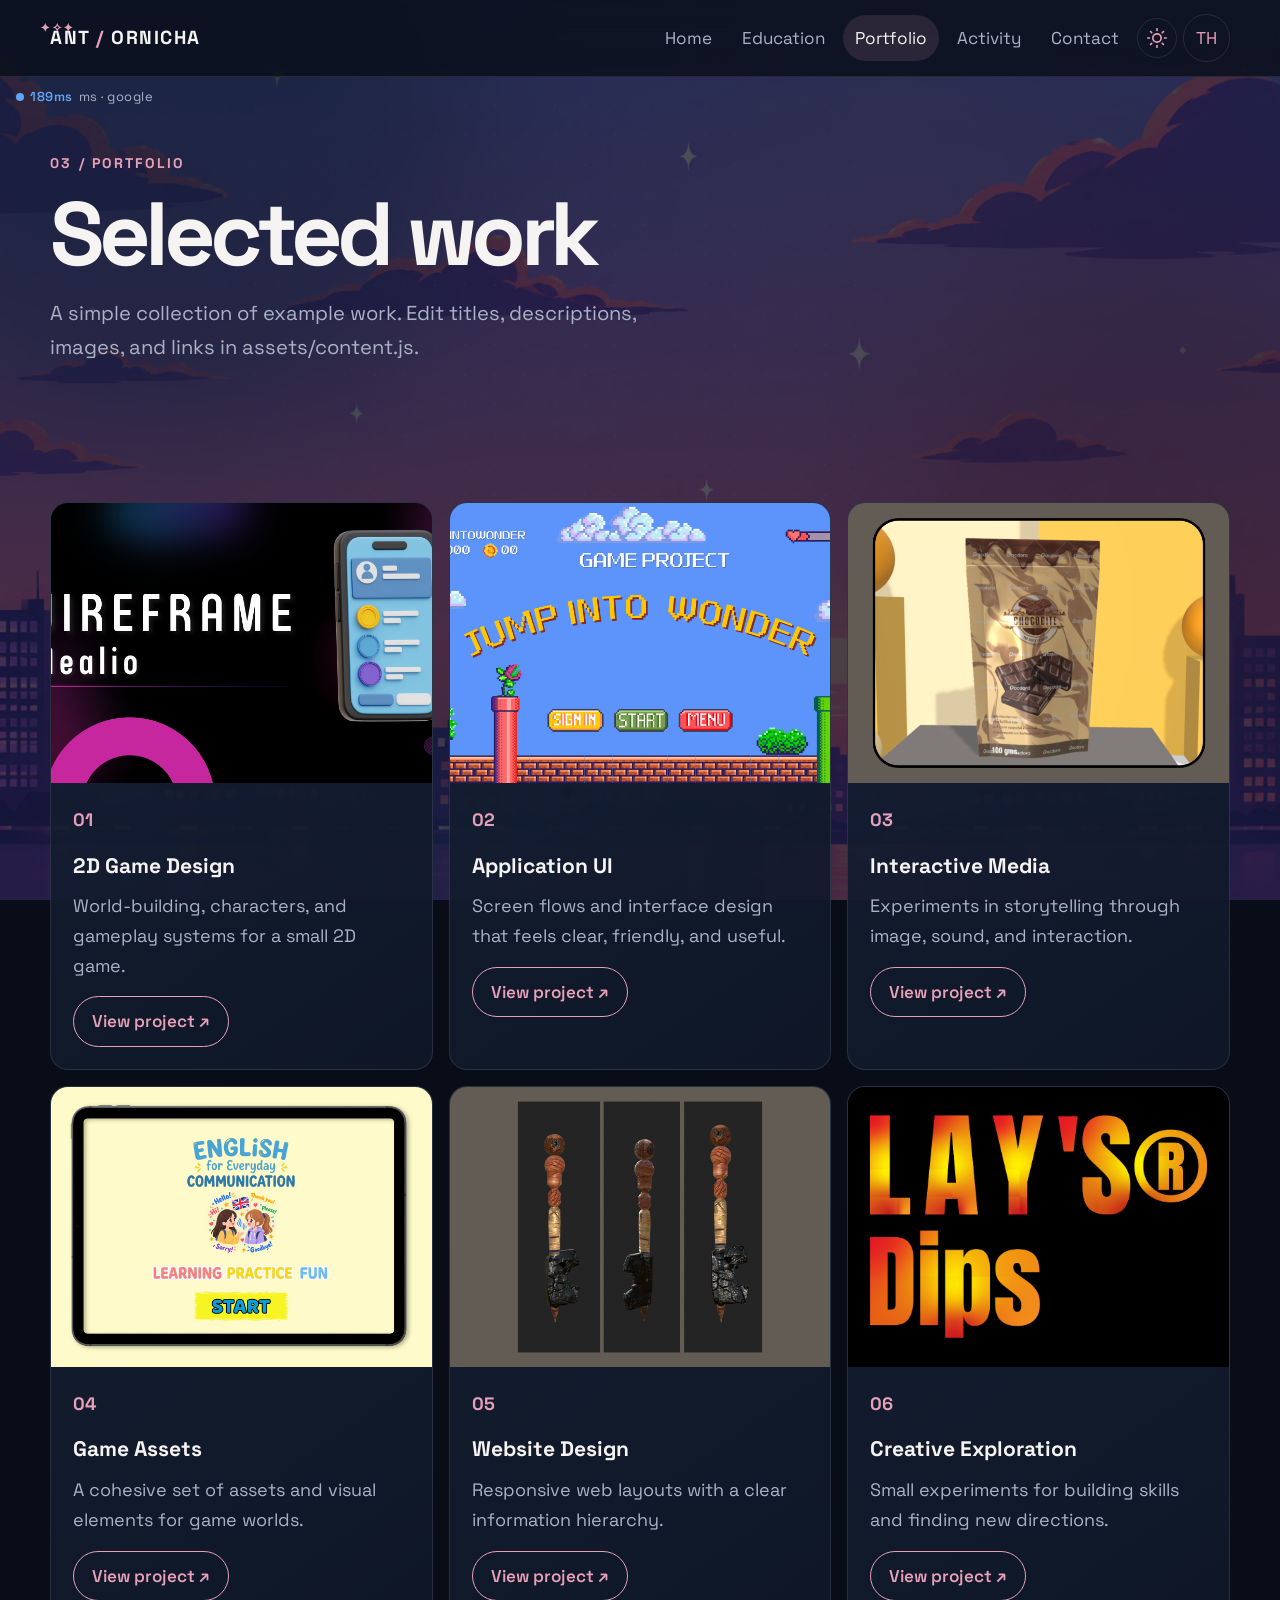
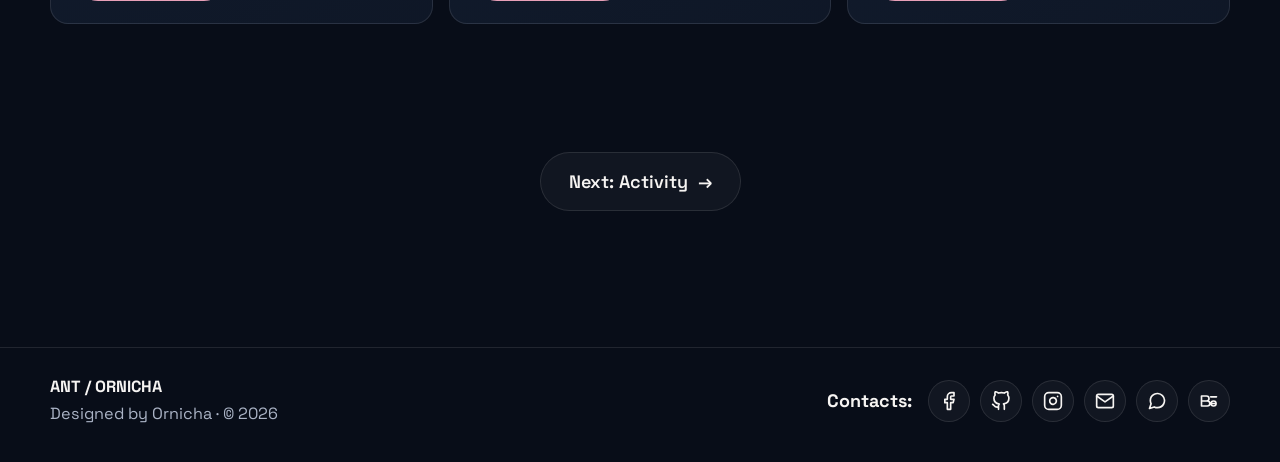
<file: en/portfolio.html>
<!doctype html><html lang="en"><head><meta charset="utf-8"><meta name="viewport" content="width=device-width,initial-scale=1"><meta name="description" content="Portfolio of Ornicha Boonkratoke"><title>Portfolio · Ornicha Boonkratoke</title><script>try{document.documentElement.dataset.theme=localStorage.getItem('theme')||'dark'}catch(e){document.documentElement.dataset.theme='dark'}</script><link rel="stylesheet" href="../assets/styles.css"></head><body class=""><!-- BACKGROUND PICTURE: put assets/bg.png (or bg.jpg) and it stays fixed behind EVERY page. No file = animated gradient background. --><header class="site-header"><div class="container nav-wrap"><a class="brand" href="index.html"><span class="brand-sparkles">✦✧✦</span>ANT <span>/</span> ORNICHA</a><button class="menu-btn" data-menu aria-expanded="false" aria-label="Menu">☰</button><nav class="nav" data-nav><a class="" href="index.html">Home</a><a class="" href="education.html">Education</a><a class="active" href="portfolio.html">Portfolio</a><a class="" href="activity.html">Activity</a><a class="" href="contact.html">Contact</a><button class="theme-btn" data-theme-toggle type="button" aria-label="Toggle light / dark mode" title="Light / Dark"><svg class="i-sun" viewBox="0 0 24 24" width="20" height="20" fill="none" stroke="currentColor" stroke-width="2" stroke-linecap="round" stroke-linejoin="round"><circle cx="12" cy="12" r="5"/><line x1="12" y1="1" x2="12" y2="3"/><line x1="12" y1="21" x2="12" y2="23"/><line x1="4.22" y1="4.22" x2="5.64" y2="5.64"/><line x1="18.36" y1="18.36" x2="19.78" y2="19.78"/><line x1="1" y1="12" x2="3" y2="12"/><line x1="21" y1="12" x2="23" y2="12"/><line x1="4.22" y1="19.78" x2="5.64" y2="18.36"/><line x1="18.36" y1="5.64" x2="19.78" y2="4.22"/></svg><svg class="i-moon" viewBox="0 0 24 24" width="20" height="20" fill="none" stroke="currentColor" stroke-width="2" stroke-linecap="round" stroke-linejoin="round"><path d="M21 12.79A9 9 0 1 1 11.21 3 7 7 0 0 0 21 12.79z"/></svg></button><a class="language" href="../th/index.html">TH</a></nav></div></header>
<!-- Ping widget (top-left, fixed) -->
<div id="ping-widget"><div id="ping-dot"></div><span id="ping-val">—</span><span id="ping-label">ms · google</span></div>
<main><section class="page-hero"><div class="container reveal"><div class="eyebrow">03 / Portfolio</div><h1>Selected work</h1><p>A simple collection of example work. Edit titles, descriptions, images, and links in assets/content.js.</p></div></section><section class="section"><div class="container"><div class="cards"><!-- PROJECT 1: picture = assets/p1.png (or p1.jpg) | edit the title (h3) and description (p) below | link = assets/content.js -> projectLinks, item 1 -->
<article class="card project-card reveal"><img data-project-image src="../assets/p1.png" alt="2D Game Design"><div class="card-body"><div class="number">01</div><h3>2D Game Design</h3><p>World-building, characters, and gameplay systems for a small 2D game.</p><a class="view-btn" data-project-link href="https://github.com/antornicha" target="_blank" rel="noreferrer">View project ↗</a></div></article><!-- PROJECT 2: picture = assets/p2.png (or p2.jpg) | edit the title (h3) and description (p) below | link = assets/content.js -> projectLinks, item 2 -->
<article class="card project-card reveal"><img data-project-image src="../assets/p2.png" alt="Application UI"><div class="card-body"><div class="number">02</div><h3>Application UI</h3><p>Screen flows and interface design that feels clear, friendly, and useful.</p><a class="view-btn" data-project-link href="https://github.com/antornicha" target="_blank" rel="noreferrer">View project ↗</a></div></article><!-- PROJECT 3: picture = assets/p3.png (or p3.jpg) | edit the title (h3) and description (p) below | link = assets/content.js -> projectLinks, item 3 -->
<article class="card project-card reveal"><img data-project-image src="../assets/p3.png" alt="Interactive Media"><div class="card-body"><div class="number">03</div><h3>Interactive Media</h3><p>Experiments in storytelling through image, sound, and interaction.</p><a class="view-btn" data-project-link href="https://github.com/antornicha" target="_blank" rel="noreferrer">View project ↗</a></div></article><!-- PROJECT 4: picture = assets/p4.png (or p4.jpg) | edit the title (h3) and description (p) below | link = assets/content.js -> projectLinks, item 4 -->
<article class="card project-card reveal"><img data-project-image src="../assets/p4.png" alt="Game Assets"><div class="card-body"><div class="number">04</div><h3>Game Assets</h3><p>A cohesive set of assets and visual elements for game worlds.</p><a class="view-btn" data-project-link href="https://github.com/antornicha" target="_blank" rel="noreferrer">View project ↗</a></div></article><!-- PROJECT 5: picture = assets/p5.png (or p5.jpg) | edit the title (h3) and description (p) below | link = assets/content.js -> projectLinks, item 5 -->
<article class="card project-card reveal"><img data-project-image src="../assets/p5.png" alt="Website Design"><div class="card-body"><div class="number">05</div><h3>Website Design</h3><p>Responsive web layouts with a clear information hierarchy.</p><a class="view-btn" data-project-link href="https://github.com/antornicha" target="_blank" rel="noreferrer">View project ↗</a></div></article><!-- PROJECT 6: picture = assets/p6.png (or p6.jpg) | edit the title (h3) and description (p) below | link = assets/content.js -> projectLinks, item 6 -->
<article class="card project-card reveal"><img data-project-image src="../assets/p6.png" alt="Creative Exploration"><div class="card-body"><div class="number">06</div><h3>Creative Exploration</h3><p>Small experiments for building skills and finding new directions.</p><a class="view-btn" data-project-link href="https://github.com/antornicha" target="_blank" rel="noreferrer">View project ↗</a></div></article></div></div></section>
<!-- Next-page button -->
<div class="next-page-btn reveal">
  <a href="activity.html">Next: Activity &nbsp;→</a>
</div>
</main><!-- CONTACTS (footer on every page): icon links are set in assets/content.js under "socials" -->
<footer class="site-footer"><div class="container footer-inner"><div><strong>ANT / ORNICHA</strong><br><span>Designed by Ornicha · © <span data-year>2026</span></span></div><div class="footer-social"><strong class="footer-label">Contacts:</strong><a class="icon-btn sm" data-social="facebook" href="https://facebook.com/ant_ornicha" target="_blank" rel="noreferrer" aria-label="Facebook" title="Facebook"><svg viewBox="0 0 24 24" width="20" height="20" fill="none" stroke="currentColor" stroke-width="2" stroke-linecap="round" stroke-linejoin="round" aria-hidden="true"><path d="M18 2h-3a5 5 0 0 0-5 5v3H7v4h3v8h4v-8h3l1-4h-4V7a1 1 0 0 1 1-1h3z"/></svg></a><a class="icon-btn sm" data-social="github" href="https://github.com/antornicha" target="_blank" rel="noreferrer" aria-label="GitHub" title="GitHub"><svg viewBox="0 0 24 24" width="20" height="20" fill="none" stroke="currentColor" stroke-width="2" stroke-linecap="round" stroke-linejoin="round" aria-hidden="true"><path d="M9 19c-5 1.5-5-2.5-7-3m14 6v-3.87a3.37 3.37 0 0 0-.94-2.61c3.14-.35 6.44-1.54 6.44-7A5.44 5.44 0 0 0 20 4.77 5.07 5.07 0 0 0 19.91 1S18.73.65 16 2.48a13.38 13.38 0 0 0-7 0C6.27.65 5.09 1 5.09 1A5.07 5.07 0 0 0 5 4.77a5.44 5.44 0 0 0-1.5 3.78c0 5.42 3.3 6.61 6.44 7A3.37 3.37 0 0 0 9 18.13V22"/></svg></a><a class="icon-btn sm" data-social="instagram" href="https://instagram.com/antornicha" target="_blank" rel="noreferrer" aria-label="Instagram" title="Instagram"><svg viewBox="0 0 24 24" width="20" height="20" fill="none" stroke="currentColor" stroke-width="2" stroke-linecap="round" stroke-linejoin="round" aria-hidden="true"><rect x="2" y="2" width="20" height="20" rx="5" ry="5"/><path d="M16 11.37A4 4 0 1 1 12.63 8 4 4 0 0 1 16 11.37z"/><line x1="17.5" y1="6.5" x2="17.51" y2="6.5"/></svg></a><a class="icon-btn sm" data-social="email" href="mailto:antornicha@gmail.com" target="_blank" rel="noreferrer" aria-label="Email" title="Email"><svg viewBox="0 0 24 24" width="20" height="20" fill="none" stroke="currentColor" stroke-width="2" stroke-linecap="round" stroke-linejoin="round" aria-hidden="true"><path d="M4 4h16c1.1 0 2 .9 2 2v12c0 1.1-.9 2-2 2H4c-1.1 0-2-.9-2-2V6c0-1.1.9-2 2-2z"/><polyline points="22,6 12,13 2,6"/></svg></a><a class="icon-btn sm" data-social="line" href="https://line.me/ti/p/~antaugust2" target="_blank" rel="noreferrer" aria-label="LINE" title="LINE"><svg viewBox="0 0 24 24" width="20" height="20" fill="none" stroke="currentColor" stroke-width="2" stroke-linecap="round" stroke-linejoin="round" aria-hidden="true"><path d="M21 11.5a8.38 8.38 0 0 1-.9 3.8 8.5 8.5 0 0 1-7.6 4.7 8.38 8.38 0 0 1-3.8-.9L3 21l1.9-5.7a8.38 8.38 0 0 1-.9-3.8 8.5 8.5 0 0 1 4.7-7.6 8.38 8.38 0 0 1 3.8-.9h.5a8.48 8.48 0 0 1 8 8v.5z"/></svg></a><a class="icon-btn sm" data-social="behance" href="https://behance.net/antornicha" target="_blank" rel="noreferrer" aria-label="Behance" title="Behance"><svg viewBox="0 0 24 24" width="20" height="20" fill="none" stroke="currentColor" stroke-width="2" stroke-linecap="round" stroke-linejoin="round" aria-hidden="true"><path d="M3 6h6a3 3 0 0 1 0 6H3zM3 12h7a3 3 0 0 1 0 6H3zM3 6v12M14 7h7M14.5 15a3 3 0 0 0 6 0 3 3 0 1 0-6 0 3 3 0 0 0 6 0zm0 0h6"/></svg></a></div></div></footer><script src="../assets/content.js"></script><script src="../assets/site.js"></script><script src="../assets/ping.js"></script></body></html>
</file>
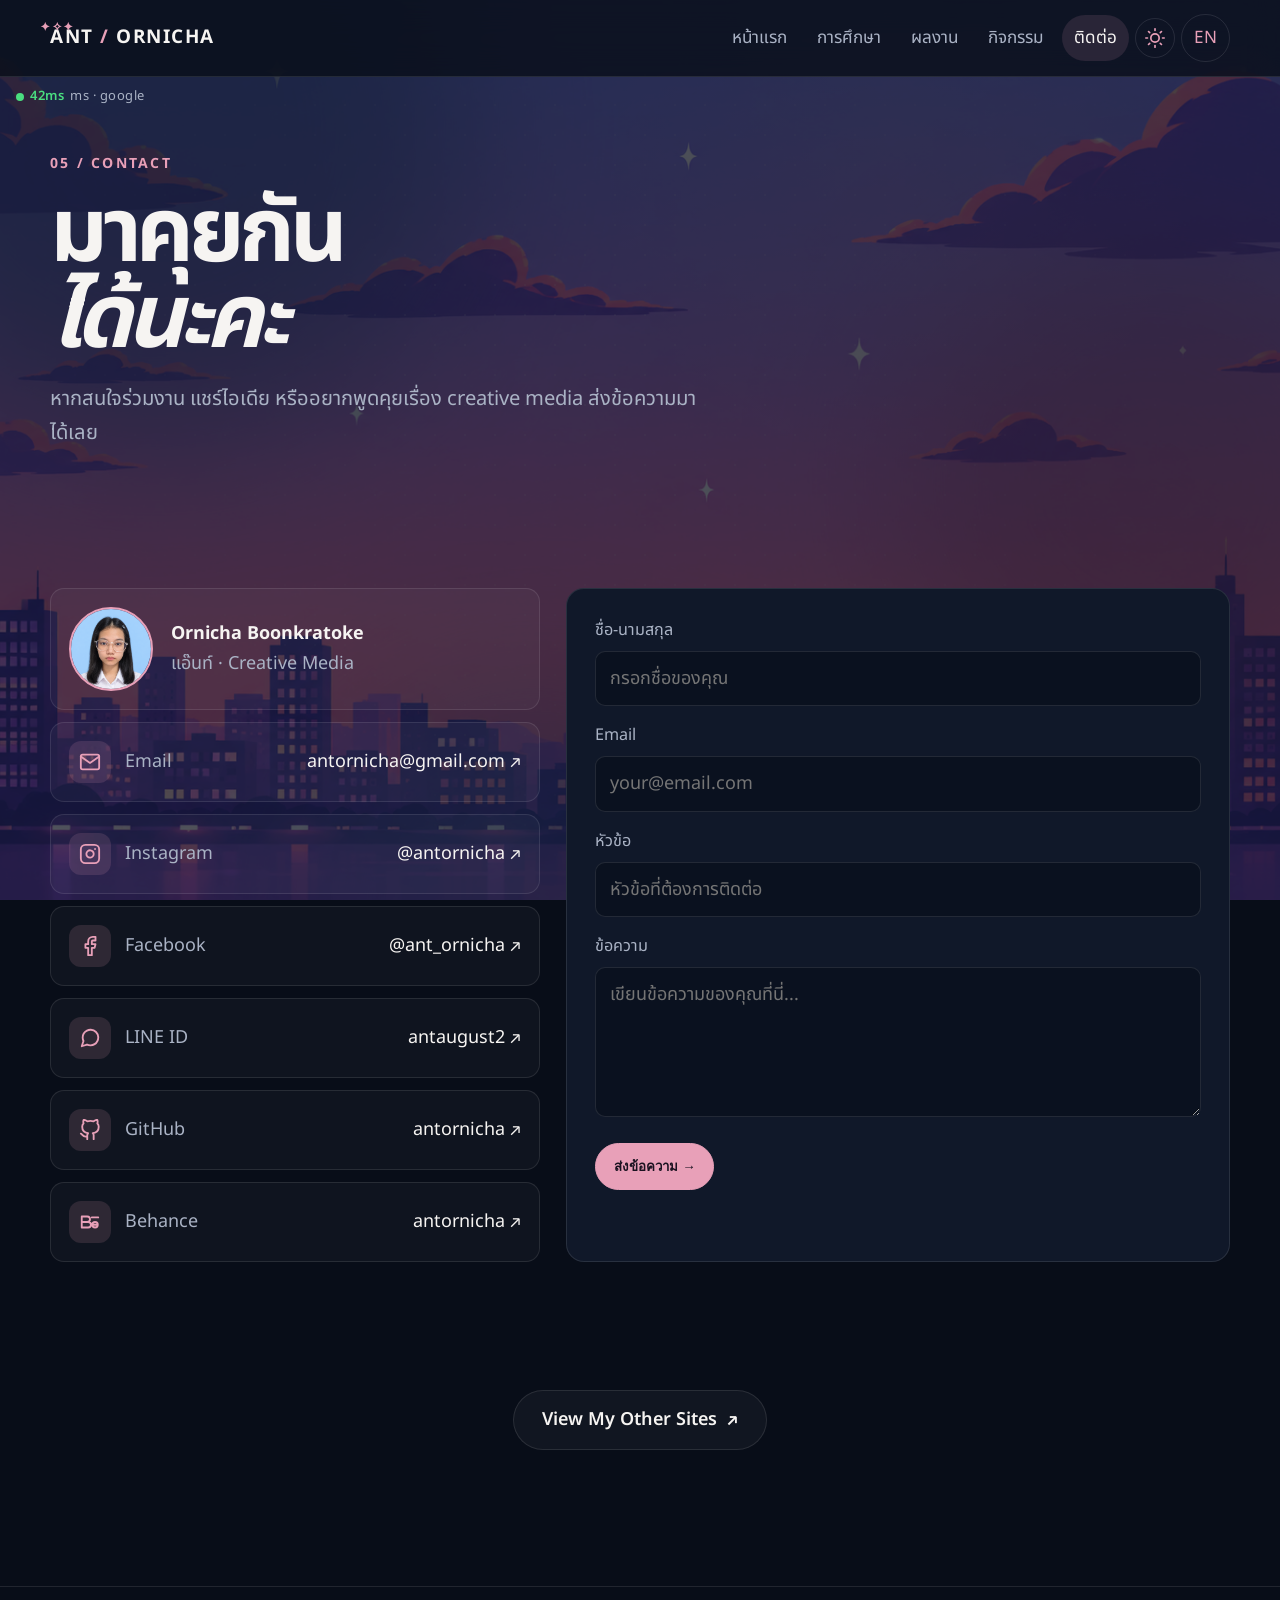
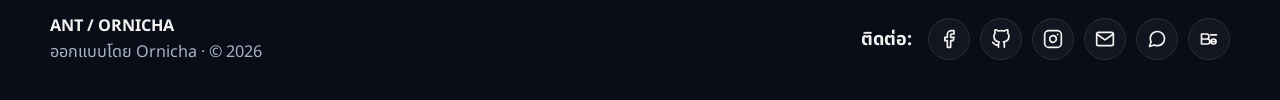
<file: th/contact.html>
<!doctype html><html lang="th"><head><meta charset="utf-8"><meta name="viewport" content="width=device-width,initial-scale=1"><meta name="description" content="พอร์ตโฟลิโอของอรณิชา บุญกระโทก"><title>ติดต่อ · Ornicha Boonkratoke</title><script>try{document.documentElement.dataset.theme=localStorage.getItem('theme')||'dark'}catch(e){document.documentElement.dataset.theme='dark'}</script><link rel="stylesheet" href="../assets/styles.css"></head><body class="thai"><!-- BACKGROUND PICTURE: put assets/bg.png (or bg.jpg) and it stays fixed behind EVERY page. No file = animated gradient background. --><header class="site-header"><div class="container nav-wrap"><a class="brand" href="index.html"><span class="brand-sparkles">✦✧✦</span>ANT <span>/</span> ORNICHA</a><button class="menu-btn" data-menu aria-expanded="false" aria-label="Menu">☰</button><nav class="nav" data-nav><a class="" href="index.html">หน้าแรก</a><a class="" href="education.html">การศึกษา</a><a class="" href="portfolio.html">ผลงาน</a><a class="" href="activity.html">กิจกรรม</a><a class="active" href="contact.html">ติดต่อ</a><button class="theme-btn" data-theme-toggle type="button" aria-label="Toggle light / dark mode" title="Light / Dark"><svg class="i-sun" viewBox="0 0 24 24" width="20" height="20" fill="none" stroke="currentColor" stroke-width="2" stroke-linecap="round" stroke-linejoin="round"><circle cx="12" cy="12" r="5"/><line x1="12" y1="1" x2="12" y2="3"/><line x1="12" y1="21" x2="12" y2="23"/><line x1="4.22" y1="4.22" x2="5.64" y2="5.64"/><line x1="18.36" y1="18.36" x2="19.78" y2="19.78"/><line x1="1" y1="12" x2="3" y2="12"/><line x1="21" y1="12" x2="23" y2="12"/><line x1="4.22" y1="19.78" x2="5.64" y2="18.36"/><line x1="18.36" y1="5.64" x2="19.78" y2="4.22"/></svg><svg class="i-moon" viewBox="0 0 24 24" width="20" height="20" fill="none" stroke="currentColor" stroke-width="2" stroke-linecap="round" stroke-linejoin="round"><path d="M21 12.79A9 9 0 1 1 11.21 3 7 7 0 0 0 21 12.79z"/></svg></button><a class="language" href="../en/index.html">EN</a></nav></div></header>
<div id="ping-widget"><div id="ping-dot"></div><span id="ping-val">—</span><span id="ping-label">ms · google</span></div>
<main><section class="page-hero"><div class="container reveal"><div class="eyebrow">05 / Contact</div><h1>มาคุยกัน<br><em>ได้นะคะ</em></h1><p>หากสนใจร่วมงาน แชร์ไอเดีย หรืออยากพูดคุยเรื่อง creative media ส่งข้อความมาได้เลย</p></div></section><section class="section"><div class="container contact-grid"><div class="contact-list reveal"><!-- PROFILE PICTURE (contact card): assets/profile.png (or profile.jpg) -->
<div class="contact-profile"><img data-profile src="../assets/profile.png" alt="Ornicha"><div><strong>Ornicha Boonkratoke</strong><br><span class="muted">แอ๊นท์ · Creative Media</span></div></div><a class="contact-link" data-social="email" href="mailto:antornicha@gmail.com"><span class="ci"><svg viewBox="0 0 24 24" width="22" height="22" fill="none" stroke="currentColor" stroke-width="2" stroke-linecap="round" stroke-linejoin="round" aria-hidden="true"><path d="M4 4h16c1.1 0 2 .9 2 2v12c0 1.1-.9 2-2 2H4c-1.1 0-2-.9-2-2V6c0-1.1.9-2 2-2z"/><polyline points="22,6 12,13 2,6"/></svg></span><span class="lbl">Email</span>antornicha@gmail.com ↗</a><a class="contact-link" data-social="instagram" href="https://instagram.com/antornicha" target="_blank" rel="noreferrer"><span class="ci"><svg viewBox="0 0 24 24" width="22" height="22" fill="none" stroke="currentColor" stroke-width="2" stroke-linecap="round" stroke-linejoin="round" aria-hidden="true"><rect x="2" y="2" width="20" height="20" rx="5" ry="5"/><path d="M16 11.37A4 4 0 1 1 12.63 8 4 4 0 0 1 16 11.37z"/><line x1="17.5" y1="6.5" x2="17.51" y2="6.5"/></svg></span><span class="lbl">Instagram</span>@antornicha ↗</a><a class="contact-link" data-social="facebook" href="https://facebook.com/ant_ornicha" target="_blank" rel="noreferrer"><span class="ci"><svg viewBox="0 0 24 24" width="22" height="22" fill="none" stroke="currentColor" stroke-width="2" stroke-linecap="round" stroke-linejoin="round" aria-hidden="true"><path d="M18 2h-3a5 5 0 0 0-5 5v3H7v4h3v8h4v-8h3l1-4h-4V7a1 1 0 0 1 1-1h3z"/></svg></span><span class="lbl">Facebook</span>@ant_ornicha ↗</a><a class="contact-link" data-social="line" href="https://line.me/ti/p/~antaugust2" target="_blank" rel="noreferrer"><span class="ci"><svg viewBox="0 0 24 24" width="22" height="22" fill="none" stroke="currentColor" stroke-width="2" stroke-linecap="round" stroke-linejoin="round" aria-hidden="true"><path d="M21 11.5a8.38 8.38 0 0 1-.9 3.8 8.5 8.5 0 0 1-7.6 4.7 8.38 8.38 0 0 1-3.8-.9L3 21l1.9-5.7a8.38 8.38 0 0 1-.9-3.8 8.5 8.5 0 0 1 4.7-7.6 8.38 8.38 0 0 1 3.8-.9h.5a8.48 8.48 0 0 1 8 8v.5z"/></svg></span><span class="lbl">LINE ID</span>antaugust2 ↗</a><a class="contact-link" data-social="github" href="https://github.com/antornicha" target="_blank" rel="noreferrer"><span class="ci"><svg viewBox="0 0 24 24" width="22" height="22" fill="none" stroke="currentColor" stroke-width="2" stroke-linecap="round" stroke-linejoin="round" aria-hidden="true"><path d="M9 19c-5 1.5-5-2.5-7-3m14 6v-3.87a3.37 3.37 0 0 0-.94-2.61c3.14-.35 6.44-1.54 6.44-7A5.44 5.44 0 0 0 20 4.77 5.07 5.07 0 0 0 19.91 1S18.73.65 16 2.48a13.38 13.38 0 0 0-7 0C6.27.65 5.09 1 5.09 1A5.07 5.07 0 0 0 5 4.77a5.44 5.44 0 0 0-1.5 3.78c0 5.42 3.3 6.61 6.44 7A3.37 3.37 0 0 0 9 18.13V22"/></svg></span><span class="lbl">GitHub</span>antornicha ↗</a><a class="contact-link" data-social="behance" href="https://behance.net/antornicha" target="_blank" rel="noreferrer"><span class="ci"><svg viewBox="0 0 24 24" width="22" height="22" fill="none" stroke="currentColor" stroke-width="2" stroke-linecap="round" stroke-linejoin="round" aria-hidden="true"><path d="M3 6h6a3 3 0 0 1 0 6H3zM3 12h7a3 3 0 0 1 0 6H3zM3 6v12M14 7h7M14.5 15a3 3 0 0 0 6 0 3 3 0 1 0-6 0 3 3 0 0 0 6 0zm0 0h6"/></svg></span><span class="lbl">Behance</span>antornicha ↗</a></div><div class="form-card reveal"><form action="https://api.web3forms.com/submit" method="POST" id="contactForm"><input type="hidden" name="access_key" value="f3c85d4e-4c70-42b7-a260-133ac940119f"><div class="form-group"><label class="form-label" for="formName">ชื่อ-นามสกุล</label><input class="form-input" type="text" name="name" id="formName" placeholder="กรอกชื่อของคุณ" required></div><div class="form-group"><label class="form-label" for="formEmail">Email</label><input class="form-input" type="email" name="email" id="formEmail" placeholder="your@email.com" required></div><div class="form-group"><label class="form-label" for="formSubject">หัวข้อ</label><input class="form-input" type="text" name="subject" id="formSubject" placeholder="หัวข้อที่ต้องการติดต่อ"></div><div class="form-group"><label class="form-label" for="formMessage">ข้อความ</label><textarea class="form-textarea" name="message" id="formMessage" placeholder="เขียนข้อความของคุณที่นี่..." required></textarea></div><button class="btn btn-primary" type="submit">ส่งข้อความ →</button></form></div></div></section>
<!-- View My Other Sites button -->
<div class="next-page-btn reveal">
  <a href="https://antornicha.page.gd/?i=1" target="_blank" rel="noreferrer">View My Other Sites &nbsp;↗</a>
</div>
</main><!-- CONTACTS (footer on every page): icon links are set in assets/content.js under "socials" -->
<footer class="site-footer"><div class="container footer-inner"><div><strong>ANT / ORNICHA</strong><br><span>ออกแบบโดย Ornicha · © <span data-year>2026</span></span></div><div class="footer-social"><strong class="footer-label">ติดต่อ:</strong><a class="icon-btn sm" data-social="facebook" href="https://facebook.com/ant_ornicha" target="_blank" rel="noreferrer" aria-label="Facebook" title="Facebook"><svg viewBox="0 0 24 24" width="20" height="20" fill="none" stroke="currentColor" stroke-width="2" stroke-linecap="round" stroke-linejoin="round" aria-hidden="true"><path d="M18 2h-3a5 5 0 0 0-5 5v3H7v4h3v8h4v-8h3l1-4h-4V7a1 1 0 0 1 1-1h3z"/></svg></a><a class="icon-btn sm" data-social="github" href="https://github.com/antornicha" target="_blank" rel="noreferrer" aria-label="GitHub" title="GitHub"><svg viewBox="0 0 24 24" width="20" height="20" fill="none" stroke="currentColor" stroke-width="2" stroke-linecap="round" stroke-linejoin="round" aria-hidden="true"><path d="M9 19c-5 1.5-5-2.5-7-3m14 6v-3.87a3.37 3.37 0 0 0-.94-2.61c3.14-.35 6.44-1.54 6.44-7A5.44 5.44 0 0 0 20 4.77 5.07 5.07 0 0 0 19.91 1S18.73.65 16 2.48a13.38 13.38 0 0 0-7 0C6.27.65 5.09 1 5.09 1A5.07 5.07 0 0 0 5 4.77a5.44 5.44 0 0 0-1.5 3.78c0 5.42 3.3 6.61 6.44 7A3.37 3.37 0 0 0 9 18.13V22"/></svg></a><a class="icon-btn sm" data-social="instagram" href="https://instagram.com/antornicha" target="_blank" rel="noreferrer" aria-label="Instagram" title="Instagram"><svg viewBox="0 0 24 24" width="20" height="20" fill="none" stroke="currentColor" stroke-width="2" stroke-linecap="round" stroke-linejoin="round" aria-hidden="true"><rect x="2" y="2" width="20" height="20" rx="5" ry="5"/><path d="M16 11.37A4 4 0 1 1 12.63 8 4 4 0 0 1 16 11.37z"/><line x1="17.5" y1="6.5" x2="17.51" y2="6.5"/></svg></a><a class="icon-btn sm" data-social="email" href="mailto:antornicha@gmail.com" target="_blank" rel="noreferrer" aria-label="Email" title="Email"><svg viewBox="0 0 24 24" width="20" height="20" fill="none" stroke="currentColor" stroke-width="2" stroke-linecap="round" stroke-linejoin="round" aria-hidden="true"><path d="M4 4h16c1.1 0 2 .9 2 2v12c0 1.1-.9 2-2 2H4c-1.1 0-2-.9-2-2V6c0-1.1.9-2 2-2z"/><polyline points="22,6 12,13 2,6"/></svg></a><a class="icon-btn sm" data-social="line" href="https://line.me/ti/p/~antaugust2" target="_blank" rel="noreferrer" aria-label="LINE" title="LINE"><svg viewBox="0 0 24 24" width="20" height="20" fill="none" stroke="currentColor" stroke-width="2" stroke-linecap="round" stroke-linejoin="round" aria-hidden="true"><path d="M21 11.5a8.38 8.38 0 0 1-.9 3.8 8.5 8.5 0 0 1-7.6 4.7 8.38 8.38 0 0 1-3.8-.9L3 21l1.9-5.7a8.38 8.38 0 0 1-.9-3.8 8.5 8.5 0 0 1 4.7-7.6 8.38 8.38 0 0 1 3.8-.9h.5a8.48 8.48 0 0 1 8 8v.5z"/></svg></a><a class="icon-btn sm" data-social="behance" href="https://behance.net/antornicha" target="_blank" rel="noreferrer" aria-label="Behance" title="Behance"><svg viewBox="0 0 24 24" width="20" height="20" fill="none" stroke="currentColor" stroke-width="2" stroke-linecap="round" stroke-linejoin="round" aria-hidden="true"><path d="M3 6h6a3 3 0 0 1 0 6H3zM3 12h7a3 3 0 0 1 0 6H3zM3 6v12M14 7h7M14.5 15a3 3 0 0 0 6 0 3 3 0 1 0-6 0 3 3 0 0 0 6 0zm0 0h6"/></svg></a></div></div></footer><script src="../assets/content.js"></script><script src="../assets/site.js"></script><script src="../assets/ping.js"></script></body></html>
</file>
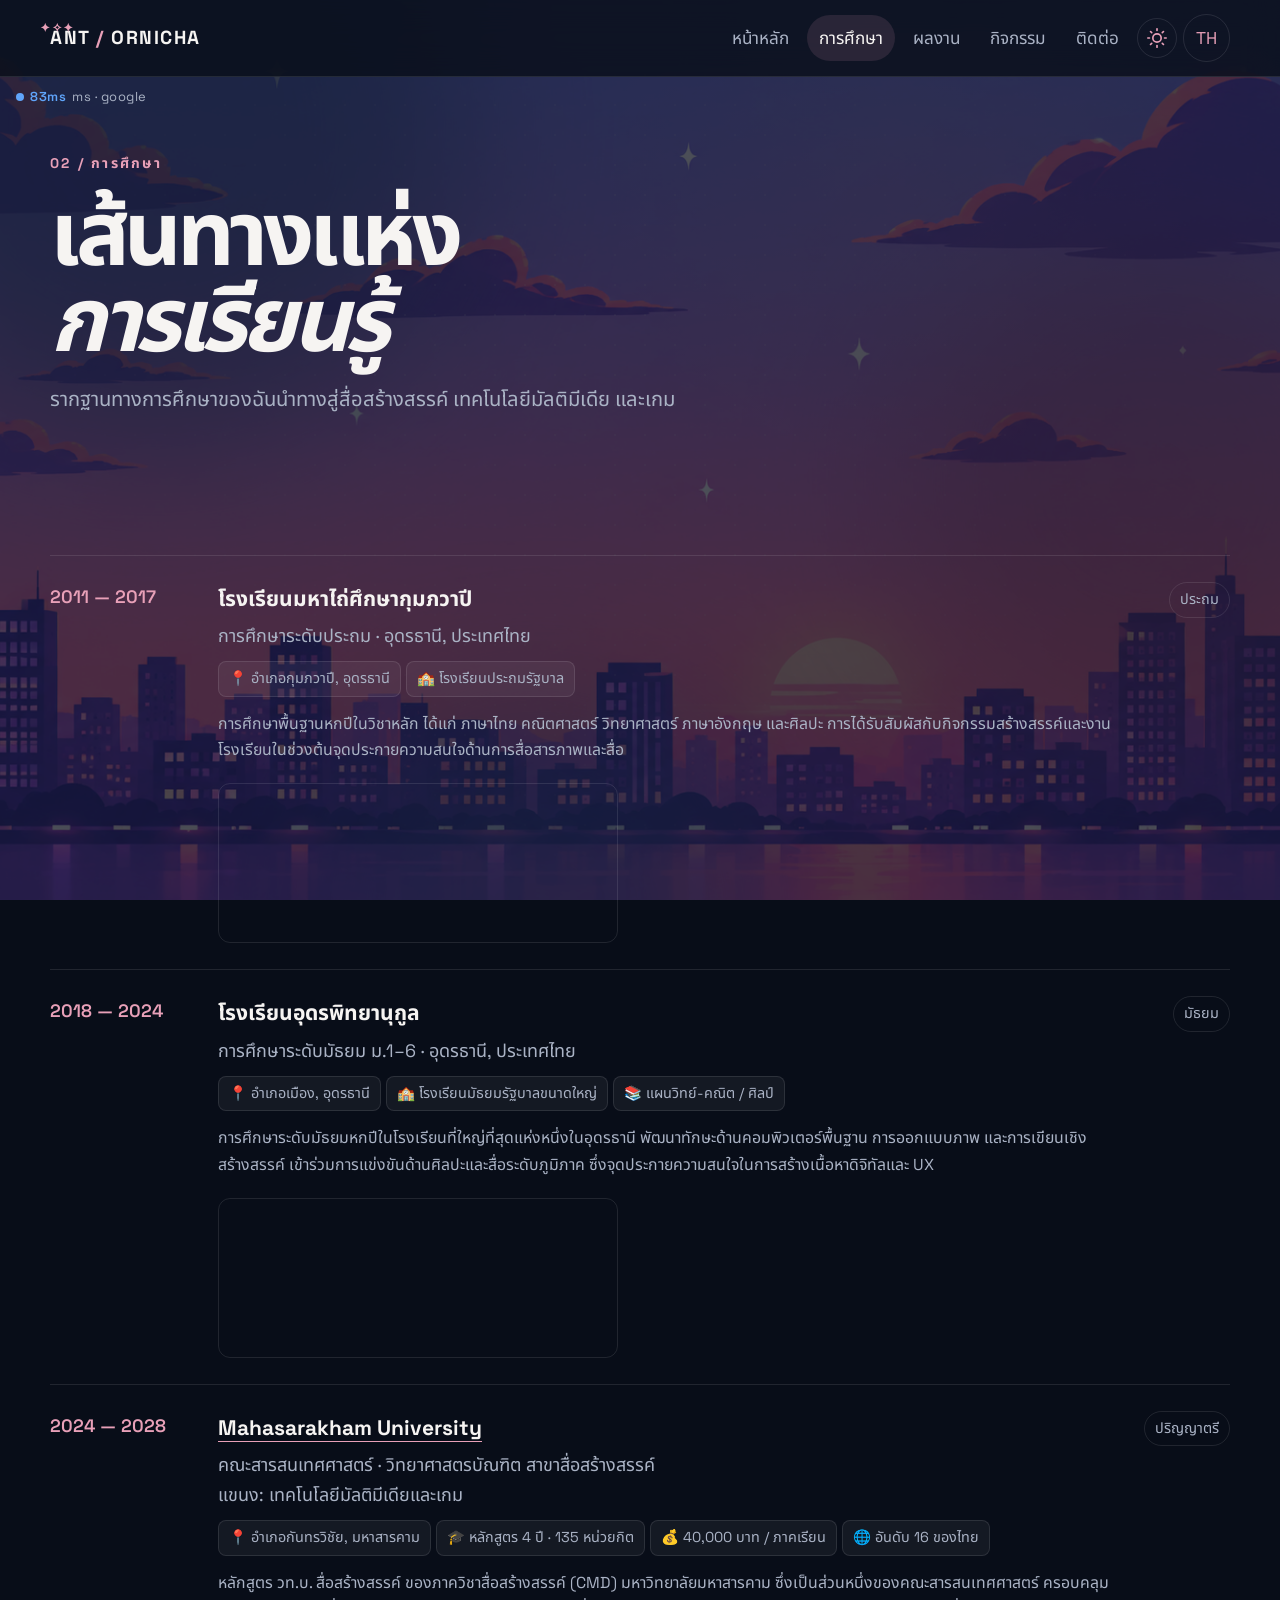
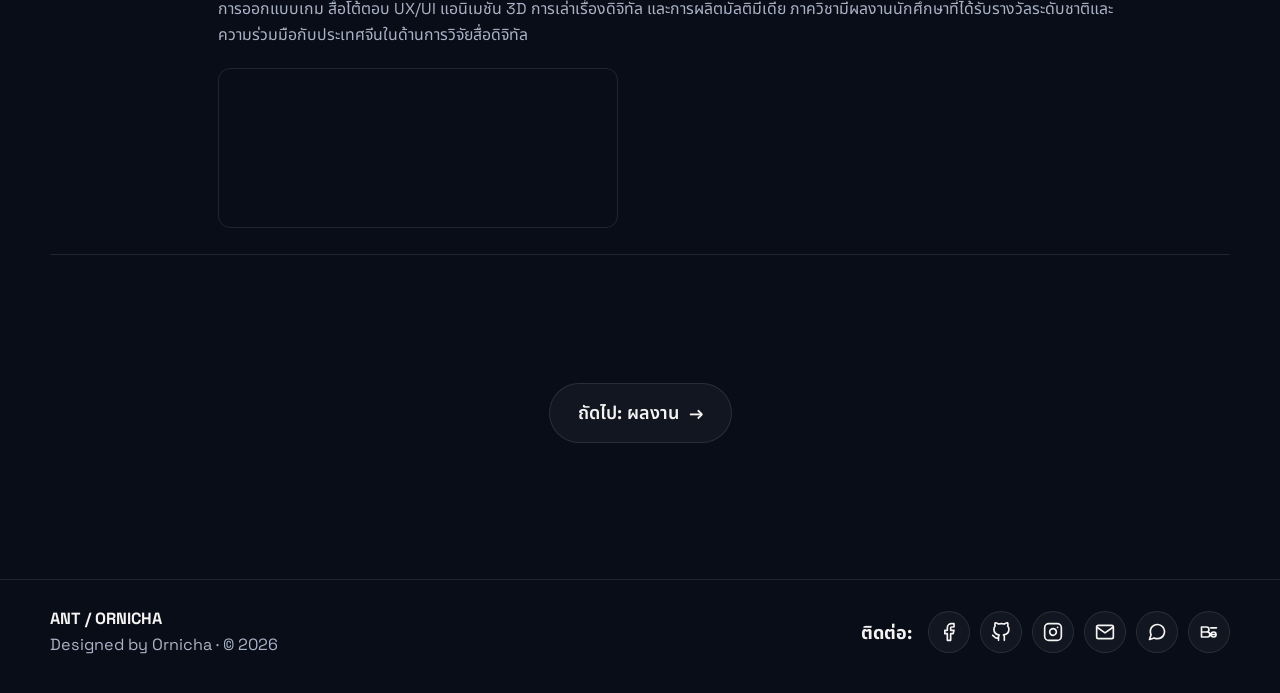
<file: th/education.html>
<!doctype html><html lang="en"><head><meta charset="utf-8"><meta name="viewport" content="width=device-width,initial-scale=1"><meta name="description" content="พอร์ตโฟลิโอของ อรนิชา บุญกระโทก"><title>การศึกษา · อรนิชา บุญกระโทก</title><script>try{document.documentElement.dataset.theme=localStorage.getItem('theme')||'dark'}catch(e){document.documentElement.dataset.theme='dark'}</script><link rel="stylesheet" href="../assets/styles.css"></head><body class=""><!-- BACKGROUND PICTURE --><header class="site-header"><div class="container nav-wrap"><a class="brand" href="index.html"><span class="brand-sparkles">✦✧✦</span>ANT <span>/</span> ORNICHA</a><button class="menu-btn" data-menu aria-expanded="false" aria-label="Menu">☰</button><nav class="nav" data-nav><a class="" href="index.html">หน้าหลัก</a><a class="active" href="education.html">การศึกษา</a><a class="" href="portfolio.html">ผลงาน</a><a class="" href="activity.html">กิจกรรม</a><a class="" href="contact.html">ติดต่อ</a><button class="theme-btn" data-theme-toggle type="button" aria-label="Toggle light / dark mode" title="Light / Dark"><svg class="i-sun" viewBox="0 0 24 24" width="20" height="20" fill="none" stroke="currentColor" stroke-width="2" stroke-linecap="round" stroke-linejoin="round"><circle cx="12" cy="12" r="5"/><line x1="12" y1="1" x2="12" y2="3"/><line x1="12" y1="21" x2="12" y2="23"/><line x1="4.22" y1="4.22" x2="5.64" y2="5.64"/><line x1="18.36" y1="18.36" x2="19.78" y2="19.78"/><line x1="1" y1="12" x2="3" y2="12"/><line x1="21" y1="12" x2="23" y2="12"/><line x1="4.22" y1="19.78" x2="5.64" y2="18.36"/><line x1="18.36" y1="5.64" x2="19.78" y2="4.22"/></svg><svg class="i-moon" viewBox="0 0 24 24" width="20" height="20" fill="none" stroke="currentColor" stroke-width="2" stroke-linecap="round" stroke-linejoin="round"><path d="M21 12.79A9 9 0 1 1 11.21 3 7 7 0 0 0 21 12.79z"/></svg></button><a class="language" href="../th/education.html">TH</a></nav></div></header>

<!-- Ping widget (top-left, fixed) -->
<div id="ping-widget"><div id="ping-dot"></div><span id="ping-val">—</span><span id="ping-label">ms · google</span></div>

<main><section class="page-hero"><div class="container reveal"><div class="eyebrow">02 / การศึกษา</div><h1>เส้นทางแห่ง<br><em>การเรียนรู้</em></h1><p>รากฐานทางการศึกษาของฉันนำทางสู่สื่อสร้างสรรค์ เทคโนโลยีมัลติมีเดีย และเกม</p></div></section><section class="section"><div class="container"><div class="timeline reveal">

  <!-- Primary School -->
  <div class="timeline-item">
    <time>2011 — 2017</time>
    <div>
      <h3>โรงเรียนมหาไถ่ศึกษากุมภวาปี</h3>
      <p>การศึกษาระดับประถม · อุดรธานี, ประเทศไทย</p>
      <div class="edu-detail">
        <div>
          <span class="edu-badge">📍 อำเภอกุมภวาปี, อุดรธานี</span>
          <span class="edu-badge">🏫 โรงเรียนประถมรัฐบาล</span>
        </div>
        <p style="color:var(--muted);font-size:.88rem;margin:6px 0 0">การศึกษาพื้นฐานหกปีในวิชาหลัก ได้แก่ ภาษาไทย คณิตศาสตร์ วิทยาศาสตร์ ภาษาอังกฤษ และศิลปะ การได้รับสัมผัสกับกิจกรรมสร้างสรรค์และงานโรงเรียนในช่วงต้นจุดประกายความสนใจด้านการสื่อสารภาพและสื่อ</p>
        <div class="edu-map">
          <iframe title="Mahatai Suksa Kumpawapi School map" loading="lazy"
            src="https://maps.google.com/maps?q=Mahatai+Suksa+Kumpawapi+School,+Udon+Thani,+Thailand&output=embed&z=13"></iframe>
        </div>
      </div>
    </div>
    <span class="tag">ประถม</span>
  </div>

  <!-- Secondary School -->
  <div class="timeline-item">
    <time>2018 — 2024</time>
    <div>
      <h3>โรงเรียนอุดรพิทยานุกูล</h3>
      <p>การศึกษาระดับมัธยม ม.1–6 · อุดรธานี, ประเทศไทย</p>
      <div class="edu-detail">
        <div>
          <span class="edu-badge">📍 อำเภอเมือง, อุดรธานี</span>
          <span class="edu-badge">🏫 โรงเรียนมัธยมรัฐบาลขนาดใหญ่</span>
          <span class="edu-badge">📚 แผนวิทย์-คณิต / ศิลป์</span>
        </div>
        <p style="color:var(--muted);font-size:.88rem;margin:6px 0 0">การศึกษาระดับมัธยมหกปีในโรงเรียนที่ใหญ่ที่สุดแห่งหนึ่งในอุดรธานี พัฒนาทักษะด้านคอมพิวเตอร์พื้นฐาน การออกแบบภาพ และการเขียนเชิงสร้างสรรค์ เข้าร่วมการแข่งขันด้านศิลปะและสื่อระดับภูมิภาค ซึ่งจุดประกายความสนใจในการสร้างเนื้อหาดิจิทัลและ UX</p>
        <div class="edu-map">
          <iframe title="Udonpittayanukoon School map" loading="lazy"
            src="https://maps.google.com/maps?q=Udonpittayanukoon+School,+Udon+Thani,+Thailand&output=embed&z=13"></iframe>
        </div>
      </div>
    </div>
    <span class="tag">มัธยม</span>
  </div>

  <!-- University -->
  <div class="timeline-item">
    <time>2024 — 2028</time>
    <div>
      <h3><a href="https://cmd.it.msu.ac.th/?lang=en" target="_blank" rel="noreferrer">Mahasarakham University</a></h3>
      <p>คณะสารสนเทศศาสตร์ · วิทยาศาสตรบัณฑิต สาขาสื่อสร้างสรรค์<br>แขนง: เทคโนโลยีมัลติมีเดียและเกม</p>
      <div class="edu-detail">
        <div>
          <span class="edu-badge">📍 อำเภอกันทรวิชัย, มหาสารคาม</span>
          <span class="edu-badge">🎓 หลักสูตร 4 ปี · 135 หน่วยกิต</span>
          <span class="edu-badge">💰 40,000 บาท / ภาคเรียน</span>
          <span class="edu-badge">🌐 อันดับ 16 ของไทย</span>
        </div>
        <p style="color:var(--muted);font-size:.88rem;margin:6px 0 0">หลักสูตร วท.บ. สื่อสร้างสรรค์ ของภาควิชาสื่อสร้างสรรค์ (CMD) มหาวิทยาลัยมหาสารคาม ซึ่งเป็นส่วนหนึ่งของคณะสารสนเทศศาสตร์ ครอบคลุมการออกแบบเกม สื่อโต้ตอบ UX/UI แอนิเมชัน 3D การเล่าเรื่องดิจิทัล และการผลิตมัลติมีเดีย ภาควิชามีผลงานนักศึกษาที่ได้รับรางวัลระดับชาติและความร่วมมือกับประเทศจีนในด้านการวิจัยสื่อดิจิทัล</p>
        <div class="edu-map">
          <iframe title="Mahasarakham University map" loading="lazy"
            src="https://maps.google.com/maps?q=Mahasarakham+University,+Kantarawichai,+Thailand&output=embed&z=13"></iframe>
        </div>
      </div>
    </div>
    <span class="tag">ปริญญาตรี</span>
  </div>

</div></div></section></main>

<!-- Next-page button → Portfolio -->
<div class="next-page-btn reveal">
  <a href="portfolio.html">ถัดไป: ผลงาน &nbsp;→</a>
</div>

<!-- CONTACTS (footer on every page) -->
<footer class="site-footer"><div class="container footer-inner"><div><strong>ANT / ORNICHA</strong><br><span>Designed by Ornicha · © <span data-year>2026</span></span></div><div class="footer-social"><strong class="footer-label">ติดต่อ:</strong><a class="icon-btn sm" data-social="facebook" href="https://facebook.com/ant_ornicha" target="_blank" rel="noreferrer" aria-label="Facebook" title="Facebook"><svg viewBox="0 0 24 24" width="20" height="20" fill="none" stroke="currentColor" stroke-width="2" stroke-linecap="round" stroke-linejoin="round" aria-hidden="true"><path d="M18 2h-3a5 5 0 0 0-5 5v3H7v4h3v8h4v-8h3l1-4h-4V7a1 1 0 0 1 1-1h3z"/></svg></a><a class="icon-btn sm" data-social="github" href="https://github.com/antornicha" target="_blank" rel="noreferrer" aria-label="GitHub" title="GitHub"><svg viewBox="0 0 24 24" width="20" height="20" fill="none" stroke="currentColor" stroke-width="2" stroke-linecap="round" stroke-linejoin="round" aria-hidden="true"><path d="M9 19c-5 1.5-5-2.5-7-3m14 6v-3.87a3.37 3.37 0 0 0-.94-2.61c3.14-.35 6.44-1.54 6.44-7A5.44 5.44 0 0 0 20 4.77 5.07 5.07 0 0 0 19.91 1S18.73.65 16 2.48a13.38 13.38 0 0 0-7 0C6.27.65 5.09 1 5.09 1A5.07 5.07 0 0 0 5 4.77a5.44 5.44 0 0 0-1.5 3.78c0 5.42 3.3 6.61 6.44 7A3.37 3.37 0 0 0 9 18.13V22"/></svg></a><a class="icon-btn sm" data-social="instagram" href="https://instagram.com/antornicha" target="_blank" rel="noreferrer" aria-label="Instagram" title="Instagram"><svg viewBox="0 0 24 24" width="20" height="20" fill="none" stroke="currentColor" stroke-width="2" stroke-linecap="round" stroke-linejoin="round" aria-hidden="true"><rect x="2" y="2" width="20" height="20" rx="5" ry="5"/><path d="M16 11.37A4 4 0 1 1 12.63 8 4 4 0 0 1 16 11.37z"/><line x1="17.5" y1="6.5" x2="17.51" y2="6.5"/></svg></a><a class="icon-btn sm" data-social="email" href="mailto:antornicha@gmail.com" target="_blank" rel="noreferrer" aria-label="Email" title="Email"><svg viewBox="0 0 24 24" width="20" height="20" fill="none" stroke="currentColor" stroke-width="2" stroke-linecap="round" stroke-linejoin="round" aria-hidden="true"><path d="M4 4h16c1.1 0 2 .9 2 2v12c0 1.1-.9 2-2 2H4c-1.1 0-2-.9-2-2V6c0-1.1.9-2 2-2z"/><polyline points="22,6 12,13 2,6"/></svg></a><a class="icon-btn sm" data-social="line" href="https://line.me/ti/p/~antaugust2" target="_blank" rel="noreferrer" aria-label="LINE" title="LINE"><svg viewBox="0 0 24 24" width="20" height="20" fill="none" stroke="currentColor" stroke-width="2" stroke-linecap="round" stroke-linejoin="round" aria-hidden="true"><path d="M21 11.5a8.38 8.38 0 0 1-.9 3.8 8.5 8.5 0 0 1-7.6 4.7 8.38 8.38 0 0 1-3.8-.9L3 21l1.9-5.7a8.38 8.38 0 0 1-.9-3.8 8.5 8.5 0 0 1 4.7-7.6 8.38 8.38 0 0 1 3.8-.9h.5a8.48 8.48 0 0 1 8 8v.5z"/></svg></a><a class="icon-btn sm" data-social="behance" href="https://behance.net/antornicha" target="_blank" rel="noreferrer" aria-label="Behance" title="Behance"><svg viewBox="0 0 24 24" width="20" height="20" fill="none" stroke="currentColor" stroke-width="2" stroke-linecap="round" stroke-linejoin="round" aria-hidden="true"><path d="M3 6h6a3 3 0 0 1 0 6H3zM3 12h7a3 3 0 0 1 0 6H3zM3 6v12M14 7h7M14.5 15a3 3 0 0 0 6 0 3 3 0 1 0-6 0 3 3 0 0 0 6 0zm0 0h6"/></svg></a></div></div></footer>
<script src="../assets/content.js"></script><script src="../assets/site.js"></script><script src="../assets/ping.js"></script></body></html>
</file>
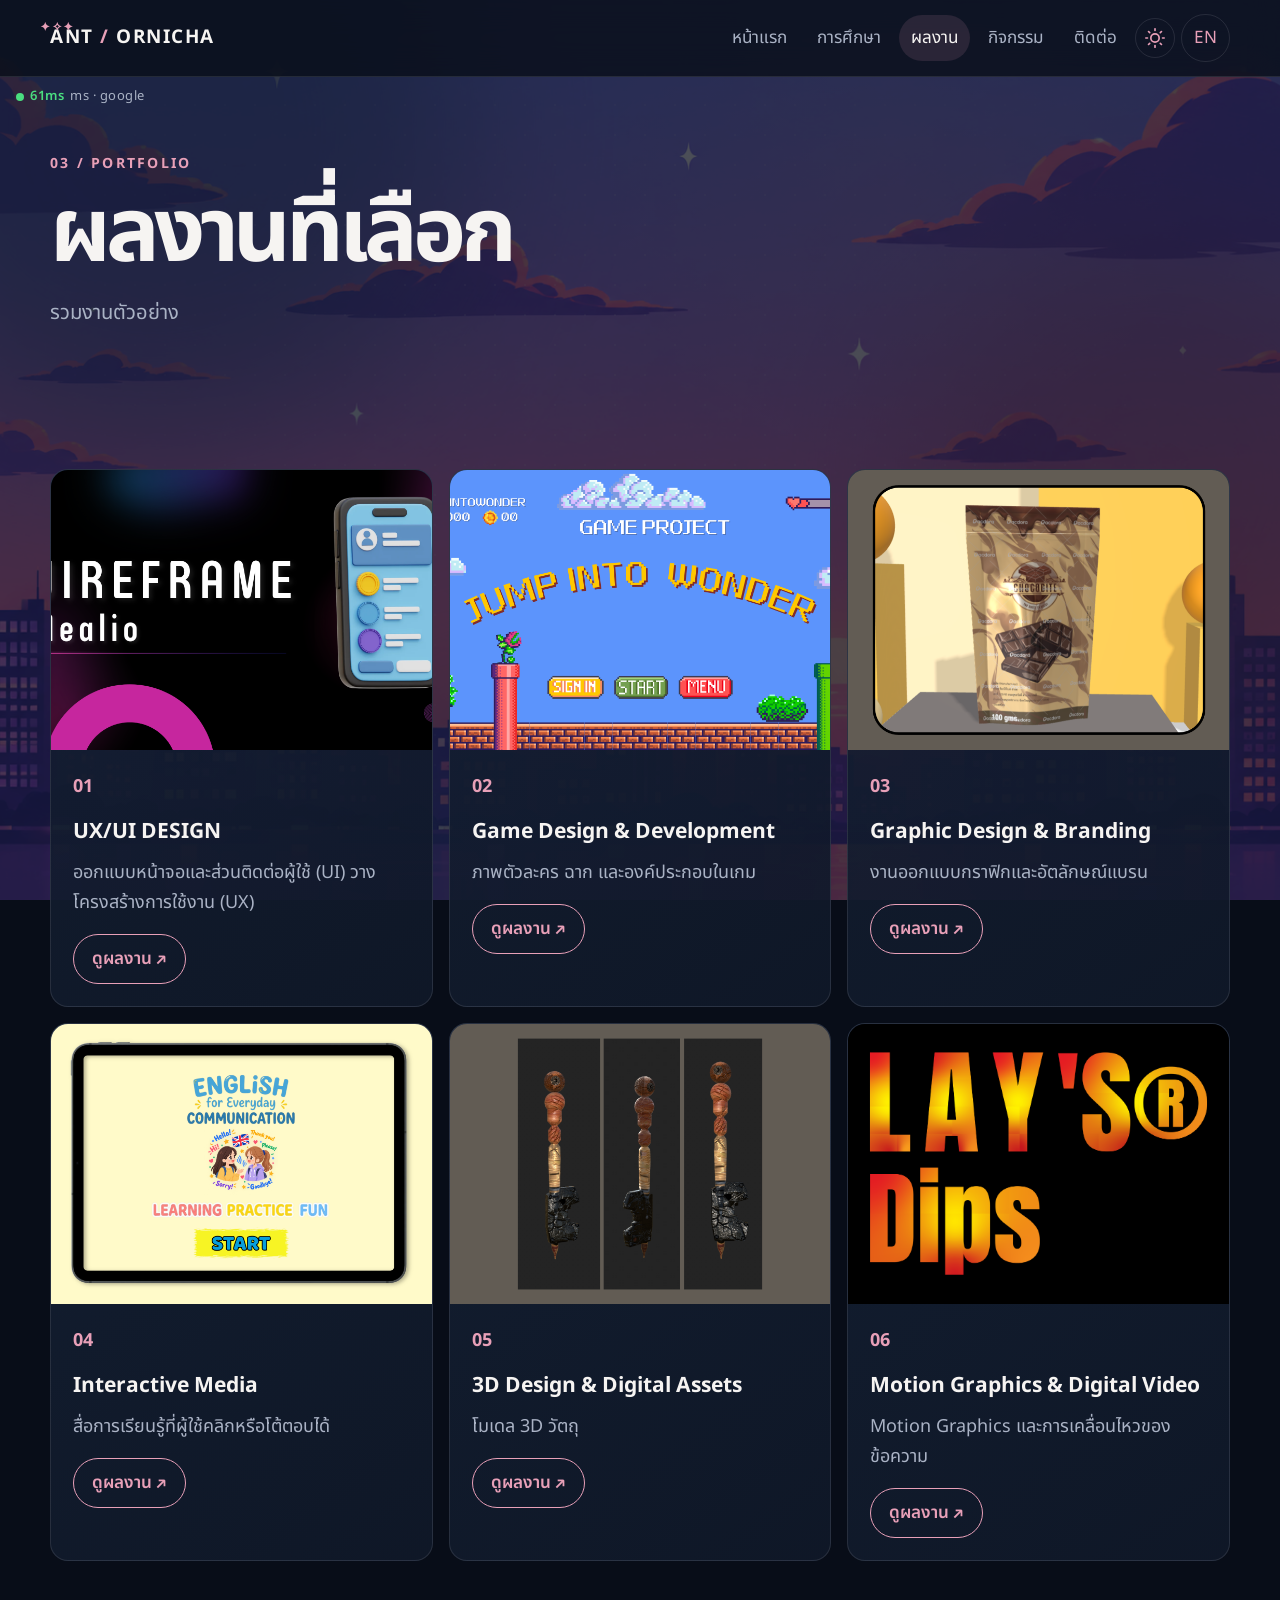
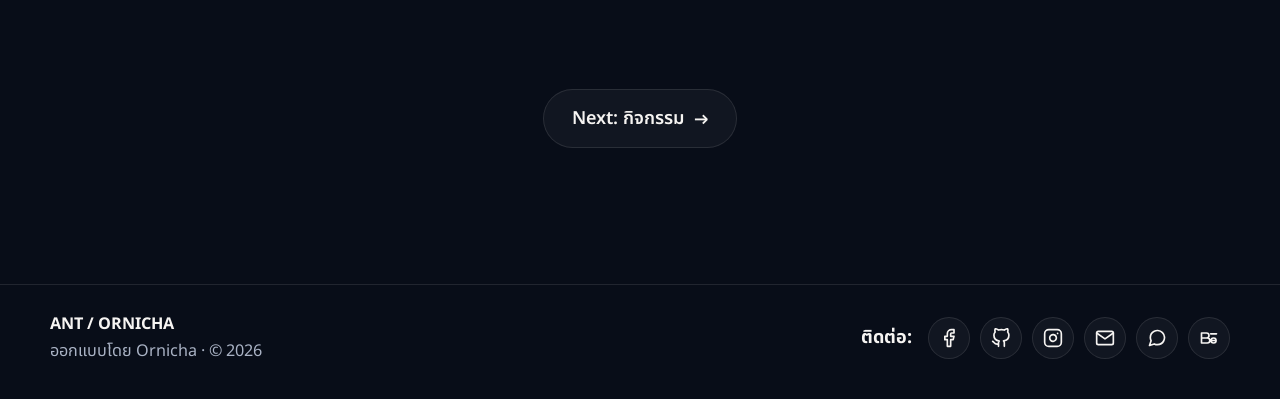
<file: th/portfolio.html>
<!doctype html><html lang="th"><head><meta charset="utf-8"><meta name="viewport" content="width=device-width,initial-scale=1"><meta name="description" content="พอร์ตโฟลิโอของอรณิชา บุญกระโทก"><title>ผลงาน · Ornicha Boonkratoke</title><script>try{document.documentElement.dataset.theme=localStorage.getItem('theme')||'dark'}catch(e){document.documentElement.dataset.theme='dark'}</script><link rel="stylesheet" href="../assets/styles.css"></head><body class="thai"><!-- BACKGROUND PICTURE: put assets/bg.png (or bg.jpg) and it stays fixed behind EVERY page. No file = animated gradient background. --><header class="site-header"><div class="container nav-wrap"><a class="brand" href="index.html"><span class="brand-sparkles">✦✧✦</span>ANT <span>/</span> ORNICHA</a><button class="menu-btn" data-menu aria-expanded="false" aria-label="Menu">☰</button><nav class="nav" data-nav><a class="" href="index.html">หน้าแรก</a><a class="" href="education.html">การศึกษา</a><a class="active" href="portfolio.html">ผลงาน</a><a class="" href="activity.html">กิจกรรม</a><a class="" href="contact.html">ติดต่อ</a><button class="theme-btn" data-theme-toggle type="button" aria-label="Toggle light / dark mode" title="Light / Dark"><svg class="i-sun" viewBox="0 0 24 24" width="20" height="20" fill="none" stroke="currentColor" stroke-width="2" stroke-linecap="round" stroke-linejoin="round"><circle cx="12" cy="12" r="5"/><line x1="12" y1="1" x2="12" y2="3"/><line x1="12" y1="21" x2="12" y2="23"/><line x1="4.22" y1="4.22" x2="5.64" y2="5.64"/><line x1="18.36" y1="18.36" x2="19.78" y2="19.78"/><line x1="1" y1="12" x2="3" y2="12"/><line x1="21" y1="12" x2="23" y2="12"/><line x1="4.22" y1="19.78" x2="5.64" y2="18.36"/><line x1="18.36" y1="5.64" x2="19.78" y2="4.22"/></svg><svg class="i-moon" viewBox="0 0 24 24" width="20" height="20" fill="none" stroke="currentColor" stroke-width="2" stroke-linecap="round" stroke-linejoin="round"><path d="M21 12.79A9 9 0 1 1 11.21 3 7 7 0 0 0 21 12.79z"/></svg></button><a class="language" href="../en/index.html">EN</a></nav></div></header>
<div id="ping-widget"><div id="ping-dot"></div><span id="ping-val">—</span><span id="ping-label">ms · google</span></div>
<main><section class="page-hero"><div class="container reveal"><div class="eyebrow">03 / Portfolio</div><h1>ผลงานที่เลือก</h1><p>รวมงานตัวอย่าง</p></div></section><section class="section"><div class="container"><div class="cards"><!-- PROJECT 1: picture = assets/p1.png (or p1.jpg) | edit the title (h3) and description (p) below | link = assets/content.js -> projectLinks, item 1 -->
<article class="card project-card reveal"><img data-project-image src="../assets/p1.png" alt="2D Game Design"><div class="card-body"><div class="number">01</div><h3>UX/UI DESIGN</h3><p>ออกแบบหน้าจอและส่วนติดต่อผู้ใช้ (UI) วางโครงสร้างการใช้งาน (UX)</p><a class="view-btn" data-project-link href="https://canva.link/caaw40sr9dgvu5r" target="_blank" rel="noreferrer">ดูผลงาน ↗</a></div></article><!-- PROJECT 2: picture = assets/p2.png (or p2.jpg) | edit the title (h3) and description (p) below | link = assets/content.js -> projectLinks, item 2 -->
<article class="card project-card reveal"><img data-project-image src="../assets/p2.png" alt="Application UI"><div class="card-body"><div class="number">02</div><h3>Game Design & Development</h3><p>ภาพตัวละคร ฉาก และองค์ประกอบในเกม</p><a class="view-btn" data-project-link href="https://canva.link/c7s7p02w6c3cwlr" target="_blank" rel="noreferrer">ดูผลงาน ↗</a></div></article><!-- PROJECT 3: picture = assets/p3.png (or p3.jpg) | edit the title (h3) and description (p) below | link = assets/content.js -> projectLinks, item 3 -->
<article class="card project-card reveal"><img data-project-image src="../assets/p3.png" alt="Interactive Media"><div class="card-body"><div class="number">03</div><h3>Graphic Design & Branding</h3><p>งานออกแบบกราฟิกและอัตลักษณ์แบรน</p><a class="view-btn" data-project-link href="https://canva.link/u6iva2b7g7eukmx" target="_blank" rel="noreferrer">ดูผลงาน ↗</a></div></article><!-- PROJECT 4: picture = assets/p4.png (or p4.jpg) | edit the title (h3) and description (p) below | link = assets/content.js -> projectLinks, item 4 -->
<article class="card project-card reveal"><img data-project-image src="../assets/p4.png" alt="Game Assets"><div class="card-body"><div class="number">04</div><h3>Interactive Media</h3><p>สื่อการเรียนรู้ที่ผู้ใช้คลิกหรือโต้ตอบได้</p><a class="view-btn" data-project-link href="https://canva.link/abnac7yx7b6q37f" target="_blank" rel="noreferrer">ดูผลงาน ↗</a></div></article><!-- PROJECT 5: picture = assets/p5.png (or p5.jpg) | edit the title (h3) and description (p) below | link = assets/content.js -> projectLinks, item 5 -->
<article class="card project-card reveal"><img data-project-image src="../assets/p5.png" alt="Website Design"><div class="card-body"><div class="number">05</div><h3>3D Design & Digital Assets</h3><p>โมเดล 3D วัตถุ</p><a class="view-btn" data-project-link href="https://canva.link/l0d1baetbdf3n66" target="_blank" rel="noreferrer">ดูผลงาน ↗</a></div></article><!-- PROJECT 6: picture = assets/p6.png (or p6.jpg) | edit the title (h3) and description (p) below | link = assets/content.js -> projectLinks, item 6 -->
<article class="card project-card reveal"><img data-project-image src="../assets/p6.png" alt="Creative Exploration"><div class="card-body"><div class="number">06</div><h3>Motion Graphics & Digital Video</h3><p>Motion Graphics และการเคลื่อนไหวของข้อความ</p><a class="view-btn" data-project-link href="https://canva.link/iv5azwlr8wedwdf" target="_blank" rel="noreferrer">ดูผลงาน ↗</a></div></article></div></div></section>
<div class="next-page-btn reveal"><a href="activity.html">Next: กิจกรรม &nbsp;→</a></div>
</main><!-- CONTACTS (footer on every page): icon links are set in assets/content.js under "socials" -->
<footer class="site-footer"><div class="container footer-inner"><div><strong>ANT / ORNICHA</strong><br><span>ออกแบบโดย Ornicha · © <span data-year>2026</span></span></div><div class="footer-social"><strong class="footer-label">ติดต่อ:</strong><a class="icon-btn sm" data-social="facebook" href="https://facebook.com/ant_ornicha" target="_blank" rel="noreferrer" aria-label="Facebook" title="Facebook"><svg viewBox="0 0 24 24" width="20" height="20" fill="none" stroke="currentColor" stroke-width="2" stroke-linecap="round" stroke-linejoin="round" aria-hidden="true"><path d="M18 2h-3a5 5 0 0 0-5 5v3H7v4h3v8h4v-8h3l1-4h-4V7a1 1 0 0 1 1-1h3z"/></svg></a><a class="icon-btn sm" data-social="github" href="https://github.com/antornicha" target="_blank" rel="noreferrer" aria-label="GitHub" title="GitHub"><svg viewBox="0 0 24 24" width="20" height="20" fill="none" stroke="currentColor" stroke-width="2" stroke-linecap="round" stroke-linejoin="round" aria-hidden="true"><path d="M9 19c-5 1.5-5-2.5-7-3m14 6v-3.87a3.37 3.37 0 0 0-.94-2.61c3.14-.35 6.44-1.54 6.44-7A5.44 5.44 0 0 0 20 4.77 5.07 5.07 0 0 0 19.91 1S18.73.65 16 2.48a13.38 13.38 0 0 0-7 0C6.27.65 5.09 1 5.09 1A5.07 5.07 0 0 0 5 4.77a5.44 5.44 0 0 0-1.5 3.78c0 5.42 3.3 6.61 6.44 7A3.37 3.37 0 0 0 9 18.13V22"/></svg></a><a class="icon-btn sm" data-social="instagram" href="https://instagram.com/antornicha" target="_blank" rel="noreferrer" aria-label="Instagram" title="Instagram"><svg viewBox="0 0 24 24" width="20" height="20" fill="none" stroke="currentColor" stroke-width="2" stroke-linecap="round" stroke-linejoin="round" aria-hidden="true"><rect x="2" y="2" width="20" height="20" rx="5" ry="5"/><path d="M16 11.37A4 4 0 1 1 12.63 8 4 4 0 0 1 16 11.37z"/><line x1="17.5" y1="6.5" x2="17.51" y2="6.5"/></svg></a><a class="icon-btn sm" data-social="email" href="mailto:antornicha@gmail.com" target="_blank" rel="noreferrer" aria-label="Email" title="Email"><svg viewBox="0 0 24 24" width="20" height="20" fill="none" stroke="currentColor" stroke-width="2" stroke-linecap="round" stroke-linejoin="round" aria-hidden="true"><path d="M4 4h16c1.1 0 2 .9 2 2v12c0 1.1-.9 2-2 2H4c-1.1 0-2-.9-2-2V6c0-1.1.9-2 2-2z"/><polyline points="22,6 12,13 2,6"/></svg></a><a class="icon-btn sm" data-social="line" href="https://line.me/ti/p/~antaugust2" target="_blank" rel="noreferrer" aria-label="LINE" title="LINE"><svg viewBox="0 0 24 24" width="20" height="20" fill="none" stroke="currentColor" stroke-width="2" stroke-linecap="round" stroke-linejoin="round" aria-hidden="true"><path d="M21 11.5a8.38 8.38 0 0 1-.9 3.8 8.5 8.5 0 0 1-7.6 4.7 8.38 8.38 0 0 1-3.8-.9L3 21l1.9-5.7a8.38 8.38 0 0 1-.9-3.8 8.5 8.5 0 0 1 4.7-7.6 8.38 8.38 0 0 1 3.8-.9h.5a8.48 8.48 0 0 1 8 8v.5z"/></svg></a><a class="icon-btn sm" data-social="behance" href="https://behance.net/antornicha" target="_blank" rel="noreferrer" aria-label="Behance" title="Behance"><svg viewBox="0 0 24 24" width="20" height="20" fill="none" stroke="currentColor" stroke-width="2" stroke-linecap="round" stroke-linejoin="round" aria-hidden="true"><path d="M3 6h6a3 3 0 0 1 0 6H3zM3 12h7a3 3 0 0 1 0 6H3zM3 6v12M14 7h7M14.5 15a3 3 0 0 0 6 0 3 3 0 1 0-6 0 3 3 0 0 0 6 0zm0 0h6"/></svg></a></div></div></footer><script src="../assets/content.js"></script><script src="../assets/site.js"></script><script src="../assets/ping.js"></script></body></html>
</file>
<file: assets/styles.css>
@import url('https://fonts.googleapis.com/css2?family=Noto+Sans+Thai:wght@400;500;600;700&family=Space+Grotesk:wght@400;500;600;700&display=swap');
:root{--bg:#080d18;--surface:#101829;--surface-2:#141f33;--ink:#f6f4f2;--muted:#aab3c5;--line:rgba(255,255,255,.1);--pink:#e8a0b8;--blue:#7da6e8;--max:1180px}*{box-sizing:border-box}html{scroll-behavior:smooth}body{margin:0;background:radial-gradient(circle at 75% 5%,rgba(74,104,172,.18),transparent 30%),var(--bg);color:var(--ink);font-family:'Space Grotesk','Noto Sans Thai',sans-serif;line-height:1.65}body.thai{font-family:'Noto Sans Thai','Space Grotesk',sans-serif}a{color:inherit;text-decoration:none}img{max-width:100%;display:block}.container{width:min(var(--max),calc(100% - 40px));margin:auto}.site-header{position:sticky;top:0;z-index:10;background:rgba(8,13,24,.78);backdrop-filter:blur(16px);border-bottom:1px solid var(--line)}.nav-wrap{min-height:76px;display:flex;align-items:center;justify-content:space-between;gap:24px}.brand{font-weight:700;letter-spacing:.08em;font-size:1.05rem}.brand span{color:var(--pink)}.nav{display:flex;align-items:center;gap:6px}.nav a{padding:9px 12px;border-radius:999px;color:var(--muted);font-size:.92rem}.nav a:hover,.nav a.active{background:rgba(232,160,184,.12);color:var(--ink)}.language{border:1px solid var(--line);color:var(--pink)!important}.menu-btn{display:none;background:none;border:1px solid var(--line);color:var(--ink);border-radius:8px;padding:8px 10px}.eyebrow{color:var(--pink);font-size:.78rem;letter-spacing:.16em;text-transform:uppercase;font-weight:700}.hero{padding:86px 0 70px}.hero-grid{display:grid;grid-template-columns:1.1fr .9fr;gap:70px;align-items:center}.hero h1{font-size:clamp(3rem,8vw,7rem);line-height:.98;letter-spacing:-.065em;margin:18px 0 24px;max-width:760px}.hero h1 em{color:var(--pink);font-style:normal}.lead{font-size:1.15rem;color:var(--muted);max-width:640px}.actions{display:flex;flex-wrap:wrap;gap:12px;margin-top:28px}.btn{display:inline-flex;align-items:center;gap:8px;padding:12px 18px;border:1px solid var(--line);border-radius:999px;font-weight:600}.btn-primary{background:var(--pink);color:#1a1220;border-color:var(--pink)}.btn:hover{transform:translateY(-2px)}.hero-art{min-height:460px;border-radius:28px;position:relative;overflow:hidden;background:linear-gradient(135deg,#182b50 0%,#0b101e 54%,#5d304b 100%);border:1px solid var(--line);box-shadow:0 30px 80px rgba(0,0,0,.3)}.hero-art:before{content:'';position:absolute;width:230px;height:230px;border:1px solid rgba(255,255,255,.35);border-radius:50%;top:45px;right:30px}.hero-art:after{content:'';position:absolute;width:520px;height:520px;border:1px solid rgba(232,160,184,.32);border-radius:50%;left:-230px;bottom:-290px}.hero-art .cover-label{position:absolute;right:28px;bottom:28px;font-size:clamp(2.5rem,6vw,5rem);font-weight:700;line-height:.9;text-align:right;letter-spacing:-.07em}.hero-art .cover-label span{display:block;color:var(--pink)}.profile-frame{position:absolute;width:210px;height:260px;left:38px;bottom:38px;border-radius:16px;overflow:hidden;border:1px solid rgba(255,255,255,.3);background:linear-gradient(150deg,#e8a0b8,#324e88)}.profile-frame img{width:100%;height:100%;object-fit:cover}.section{padding:80px 0}.section-head{display:flex;align-items:end;justify-content:space-between;gap:24px;margin-bottom:28px}.section h2{font-size:clamp(2rem,4vw,3.5rem);line-height:1.05;letter-spacing:-.05em;margin:10px 0}.section-intro{color:var(--muted);max-width:560px}.cards{display:grid;grid-template-columns:repeat(3,1fr);gap:16px}.card{background:linear-gradient(145deg,rgba(20,31,51,.92),rgba(16,24,41,.92));border:1px solid var(--line);border-radius:18px;padding:24px;min-height:200px}.card h3{margin:14px 0 8px}.card p{color:var(--muted);margin:0}.number{color:var(--pink);font-weight:700}.project-card{padding:0;overflow:hidden}.project-card img{height:190px;width:100%;object-fit:cover;background:#24365b}.project-card .card-body{padding:22px}.project-card a{color:var(--pink);font-size:.9rem}.timeline{border-top:1px solid var(--line)}.timeline-item{display:grid;grid-template-columns:140px 1fr auto;gap:28px;padding:26px 0;border-bottom:1px solid var(--line);align-items:start}.timeline-item time{color:var(--pink);font-weight:600}.timeline-item h3{margin:0 0 5px}.timeline-item p{color:var(--muted);margin:0}.tag{border:1px solid var(--line);border-radius:999px;padding:5px 10px;color:var(--muted);font-size:.8rem}.page-hero{padding:75px 0 38px}.page-hero h1{font-size:clamp(3rem,7vw,6rem);line-height:.96;letter-spacing:-.06em;margin:16px 0}.page-hero p{color:var(--muted);max-width:650px;font-size:1.12rem}.profile-layout{display:grid;grid-template-columns:280px 1fr;gap:48px;align-items:start}.portrait{aspect-ratio:1/1.18;border-radius:20px;object-fit:cover;background:linear-gradient(135deg,#e8a0b8,#20365f);border:1px solid var(--line)}.facts{display:grid;grid-template-columns:repeat(2,1fr);gap:14px;margin-top:26px}.fact{padding:16px;border-left:2px solid var(--pink);background:rgba(255,255,255,.035)}.fact small{display:block;color:var(--muted);font-size:.75rem;text-transform:uppercase;letter-spacing:.08em}.contact-grid{display:grid;grid-template-columns:.85fr 1.15fr;gap:26px}.contact-list{display:grid;gap:12px}.contact-link{padding:18px;border:1px solid var(--line);border-radius:14px;background:rgba(255,255,255,.03);display:flex;justify-content:space-between}.contact-link span{color:var(--muted)}.form-card{padding:28px;border-radius:18px;border:1px solid var(--line);background:var(--surface)}.form-group{margin-bottom:16px}.form-label{display:block;margin-bottom:7px;font-size:.9rem;color:var(--muted)}.form-input,.form-textarea{width:100%;border:1px solid var(--line);border-radius:10px;background:#0a111f;color:var(--ink);padding:12px 14px;font:inherit}.form-textarea{min-height:150px;resize:vertical}.video{margin-top:34px}.video iframe{width:100%;aspect-ratio:16/9;border:0;border-radius:16px}.site-footer{margin-top:80px;border-top:1px solid var(--line);padding:26px 0 34px}.footer-inner{display:flex;justify-content:space-between;align-items:center;gap:20px;color:var(--muted);font-size:.9rem}.footer-inner strong{color:var(--ink)}.footer-social{display:flex;gap:14px}.footer-social a:hover{color:var(--pink)}.reveal{opacity:0;transform:translateY(16px);transition:opacity .6s ease,transform .6s ease}.reveal.is-visible{opacity:1;transform:none}.muted{color:var(--muted)}.quote{border-left:2px solid var(--pink);padding-left:18px;font-size:1.25rem}.hide{display:none}@media(max-width:850px){.hero-grid,.contact-grid,.profile-layout{grid-template-columns:1fr}.hero-art{min-height:360px}.cards{grid-template-columns:1fr 1fr}.timeline-item{grid-template-columns:100px 1fr}.timeline-item .tag{grid-column:2}.nav{display:none;position:absolute;left:20px;right:20px;top:70px;padding:12px;background:var(--surface);border:1px solid var(--line);border-radius:14px;flex-direction:column;align-items:stretch}.nav.is-open{display:flex}.nav a{text-align:center}.menu-btn{display:block}}@media(max-width:560px){.container{width:min(var(--max),calc(100% - 28px))}.hero{padding-top:52px}.cards,.facts{grid-template-columns:1fr}.section{padding:56px 0}.footer-inner{align-items:flex-start;flex-direction:column}.timeline-item{grid-template-columns:1fr;gap:8px}.timeline-item .tag{grid-column:auto;justify-self:start}}
@media(prefers-reduced-motion:reduce){html{scroll-behavior:auto}.reveal{opacity:1;transform:none;transition:none}.btn{transition:none}}

/* v2 tweaks */
.hero{position:relative;padding:110px 0 100px;min-height:calc(100vh - 77px);display:flex;align-items:center}
.hero>.container{position:relative;z-index:1}
.hero.has-cover{background:linear-gradient(90deg,rgba(8,13,24,.88) 0%,rgba(8,13,24,.55) 55%,rgba(8,13,24,.35) 100%),var(--cover) center/cover no-repeat}
.hero-art{min-height:600px}
.profile-frame{width:315px;height:390px}
.profile-frame img{object-fit:cover}
.profile-layout{grid-template-columns:400px 1fr}
.project-card img{height:270px}
.card.project-card{min-height:0}
.timeline-item h3 a{border-bottom:1px solid var(--pink)}
.timeline-item h3 a:hover{color:var(--pink)}
@media(max-width:850px){.hero-art{min-height:480px}.profile-layout{grid-template-columns:1fr}.profile-frame{width:240px;height:300px}}

/* v3: bigger type, themes, fixed background, icons, activity */
html{font-size:112.5%;background:var(--bg)}
body{background:transparent}
:root{--ov:8,13,24;color-scheme:dark}
[data-theme=light]{--bg:#f6f3f1;--surface:#ffffff;--surface-2:#efe9e6;--ink:#1a2036;--muted:#566079;--line:rgba(20,30,60,.14);--pink:#c24f7c;--blue:#3a64b8;--ov:246,243,241;color-scheme:light}
[data-theme=light] .site-header{background:rgba(246,243,241,.8)}
[data-theme=light] .card{background:linear-gradient(145deg,rgba(255,255,255,.92),rgba(250,245,243,.92))}
[data-theme=light] .form-input,[data-theme=light] .form-textarea{background:#fff}
[data-theme=light] .fact,[data-theme=light] .contact-link,[data-theme=light] .contact-profile{background:rgba(255,255,255,.65)}
[data-theme=light] .hero-art{background:linear-gradient(135deg,#cfdcf5,#f4eef0 54%,#f0c6d6)}
[data-theme=light] .hero-art:before{border-color:rgba(20,30,60,.25)}
[data-theme=light] .btn-primary,[data-theme=light] .project-card a.view-btn:hover{color:#fff}
.hero.has-cover{background:linear-gradient(90deg,rgba(var(--ov),.88) 0%,rgba(var(--ov),.55) 55%,rgba(var(--ov),.35) 100%),var(--cover) center/cover no-repeat}
.lead{font-size:1.2rem}
.nav a{font-size:.95rem}

/* fixed, never-moving background */
.bg-fixed{position:fixed;inset:0;z-index:-1;overflow:hidden;pointer-events:none;background:var(--bg)}
.bg-img{position:absolute;inset:0;background:center/cover no-repeat;opacity:0;transition:opacity .6s}
.bg-fixed.has-img .bg-img{opacity:1}
.bg-fixed.has-img:after{content:'';position:absolute;inset:0;background:rgba(var(--ov),.72)}
.blob{position:absolute;border-radius:50%;filter:blur(80px);opacity:.5;transform:translate(var(--px,0),var(--py,0));transition:transform .6s ease-out}
.b1{width:48vmax;height:48vmax;left:-12vmax;top:-14vmax;background:#2e4a88;animation:drift1 26s ease-in-out infinite alternate}
.b2{width:40vmax;height:40vmax;right:-10vmax;top:25vh;background:#9b3f6c;opacity:.35;animation:drift2 32s ease-in-out infinite alternate}
.b3{width:34vmax;height:34vmax;left:25vw;bottom:-18vmax;background:#3b6fb5;opacity:.35;animation:drift3 29s ease-in-out infinite alternate}
[data-theme=light] .b1{background:#a9c0ee}[data-theme=light] .b2{background:#f2b3cb;opacity:.55}[data-theme=light] .b3{background:#b7d0f2;opacity:.55}
.bg-grid{position:absolute;inset:0;background-image:radial-gradient(rgba(255,255,255,.14) 1px,transparent 1.2px);background-size:30px 30px;-webkit-mask-image:radial-gradient(ellipse at 50% 40%,#000 20%,transparent 75%);mask-image:radial-gradient(ellipse at 50% 40%,#000 20%,transparent 75%)}
[data-theme=light] .bg-grid{background-image:radial-gradient(rgba(20,30,60,.16) 1px,transparent 1.2px)}
.bg-spot{position:absolute;inset:0;background:radial-gradient(420px circle at var(--mx,70%) var(--my,20%),rgba(232,160,184,.14),transparent 70%)}
@keyframes drift1{to{transform:translate(8vw,10vh) scale(1.15)}}
@keyframes drift2{to{transform:translate(-9vw,-8vh) scale(1.1)}}
@keyframes drift3{to{transform:translate(7vw,-12vh) scale(1.2)}}
@media(prefers-reduced-motion:reduce){.blob{animation:none}}

/* theme button */
.theme-btn{width:40px;height:40px;border-radius:50%;border:1px solid var(--line);background:transparent;color:var(--pink);display:grid;place-items:center;cursor:pointer;align-self:center}
.theme-btn:hover{background:rgba(232,160,184,.15)}
.theme-btn .i-moon{display:none}
[data-theme=light] .theme-btn .i-sun{display:none}
[data-theme=light] .theme-btn .i-moon{display:block}

/* icon buttons */
.social-row{display:flex;flex-wrap:wrap;gap:12px;margin-top:26px}
.icon-btn{width:50px;height:50px;border-radius:50%;border:1px solid var(--line);display:grid;place-items:center;color:var(--ink);background:rgba(255,255,255,.04);transition:transform .2s,background .2s,color .2s}
.icon-btn:hover{transform:translateY(-3px);background:var(--pink);color:#1a1220;border-color:var(--pink)}
.icon-btn svg{width:23px;height:23px}

/* view button on portfolio */
.project-card a.view-btn{display:inline-flex;align-items:center;gap:6px;margin-top:16px;padding:10px 18px;border:1px solid var(--pink);border-radius:999px;color:var(--pink);font-weight:600;font-size:.95rem}
.project-card a.view-btn:hover{background:var(--pink);color:#1a1220}

/* pictures fit their boxes */
.hero-art{min-height:600px}
.cover-label{top:34px!important;left:38px!important;right:auto!important;bottom:auto!important;text-align:left!important}
.profile-frame{width:min(360px,calc(100% - 76px));height:auto;aspect-ratio:1/1;left:auto;right:38px;bottom:38px}
.profile-frame img{width:100%;height:100%;object-fit:contain}
.portrait{aspect-ratio:1/1;width:100%}
.project-card img{height:280px}
@media(max-width:850px){.hero-art{min-height:560px}.profile-frame{width:min(300px,calc(100% - 60px));height:auto;right:30px;bottom:30px}.cover-label{font-size:2.6rem!important}}

/* contact */
.contact-profile{display:flex;align-items:center;gap:18px;padding:18px;border:1px solid var(--line);border-radius:14px;background:rgba(255,255,255,.03)}
.contact-profile img{width:84px;height:84px;border-radius:50%;object-fit:cover;border:2px solid var(--pink)}
.contact-link{align-items:center;gap:14px}
.contact-link span.ci{width:42px;height:42px;border-radius:12px;background:rgba(232,160,184,.14);color:var(--pink);display:grid;place-items:center;flex:none}
.contact-link span.lbl{margin-right:auto}

/* activity */
.activity-list{display:grid;gap:22px}
.activity-card{border:1px solid var(--line);border-radius:18px;overflow:hidden;background:linear-gradient(145deg,rgba(20,31,51,.9),rgba(16,24,41,.9))}
[data-theme=light] .activity-card{background:rgba(255,255,255,.85)}
.activity-gallery{display:grid;grid-template-columns:repeat(auto-fit,minmax(240px,1fr));gap:4px}
.activity-gallery:empty{display:none}
.activity-gallery img{width:100%;height:300px;object-fit:cover}
.activity-body{padding:24px 26px}
.activity-meta{display:flex;align-items:center;gap:12px;margin-bottom:6px}
.activity-meta time{color:var(--pink);font-weight:600}
.activity-body h3{margin:0 0 6px;font-size:1.4rem}
.activity-body p{margin:0;color:var(--muted)}

/* v4 footer contacts */
.footer-social{align-items:center;flex-wrap:wrap;gap:10px}
.footer-label{color:var(--ink);margin-right:6px;font-size:1rem}
.icon-btn.sm{width:42px;height:42px}
.icon-btn.sm svg{width:20px;height:20px}

/* ── Next-page button ─────────────────────────────────────────────── */
.next-page-btn{display:flex;justify-content:center;padding:48px 0 56px;opacity:0;transform:translateY(12px);transition:opacity .5s ease,transform .5s ease}.next-page-btn.is-visible{opacity:1;transform:none}.next-page-btn a{display:inline-flex;align-items:center;gap:10px;padding:14px 28px;border:1px solid var(--line);border-radius:999px;font-weight:600;font-size:1rem;color:var(--ink);background:rgba(255,255,255,.04);transition:background .2s,transform .2s,border-color .2s}.next-page-btn a:hover{background:rgba(232,160,184,.12);border-color:var(--pink);transform:translateY(-2px)}

/* ── Ping widget ──────────────────────────────────────────────────── */
#ping-widget{position:fixed;top:86px;left:16px;z-index:20;display:flex;align-items:center;gap:6px;font-size:.72rem;font-weight:600;letter-spacing:.04em;pointer-events:none;user-select:none}
#ping-dot{width:8px;height:8px;border-radius:50%;background:var(--ping-color,#aab3c5);box-shadow:0 0 0 0 var(--ping-color,#aab3c5);animation:ping-pulse 1.6s ease-out infinite}
@keyframes ping-pulse{0%{box-shadow:0 0 0 0 var(--ping-color,#aab3c5)}70%{box-shadow:0 0 0 7px rgba(0,0,0,0)}100%{box-shadow:0 0 0 0 rgba(0,0,0,0)}}
#ping-val{color:var(--ping-color,#aab3c5);transition:color .4s}
#ping-label{color:var(--muted);font-weight:400}

/* ── Brand sparkles ───────────────────────────────────────────────── */
.brand{position:relative}.brand-sparkles{pointer-events:none;position:absolute;top:-4px;left:-10px;display:flex;gap:2px;font-size:.65rem;animation:sparkle-drift 3s ease-in-out infinite alternate}
@keyframes sparkle-drift{0%{transform:translateY(0) scale(1);opacity:.7}100%{transform:translateY(-3px) scale(1.1);opacity:1}}

/* ── Education detail cards ───────────────────────────────────────── */
.edu-detail{margin-top:10px;display:grid;gap:8px}.edu-badge{display:inline-flex;align-items:center;gap:6px;font-size:.8rem;color:var(--muted);background:rgba(255,255,255,.05);border:1px solid var(--line);border-radius:8px;padding:5px 10px}.edu-map{margin-top:12px;border-radius:12px;overflow:hidden;border:1px solid var(--line);height:160px;width:100%;max-width:400px}.edu-map iframe{width:100%;height:100%;border:0}
/* Remove the colored placeholder behind the profile picture */
.profile-frame {
    background: transparent !important;
    border: none !important;
}
/* chtgpt did this part */
/* Make the profile picture bigger and round its corners */
/* Make the profile picture 10% smaller */
/* Profile picture: approximately 15% smaller */

/* Hero section */
/* Hero section */
/* Hero section */
.hero-art {
    min-height: 680px !important;
}

/* Profile picture with a subtle professional border */
.profile-frame {
    width: min(359px, calc(85.5% - 41px)) !important;
    height: auto !important;
    aspect-ratio: 4 / 5;
    box-sizing: border-box;

    left: auto !important;
    right: 24px !important;
    bottom: 24px !important;

    /* Thin, muted pink outline */
    border: 1px solid #e8b9ca !important;
    border-radius: 24px !important;
    overflow: hidden !important;

    background: transparent !important;

    /* No glow for a cleaner look */
    box-shadow: none !important;
}

/* Profile image */
.profile-frame img {
    display: block;
    width: 100%;
    height: 100%;
    object-fit: cover;
    border-radius: 23px !important;
}

/* Mobile screens */
@media (max-width: 850px) {
    .hero-art {
        min-height: 600px !important;
    }

    .profile-frame {
        width: min(291px, calc(85.5% - 34px)) !important;
        right: 20px !important;
        bottom: 20px !important;
    }
}
</file>
